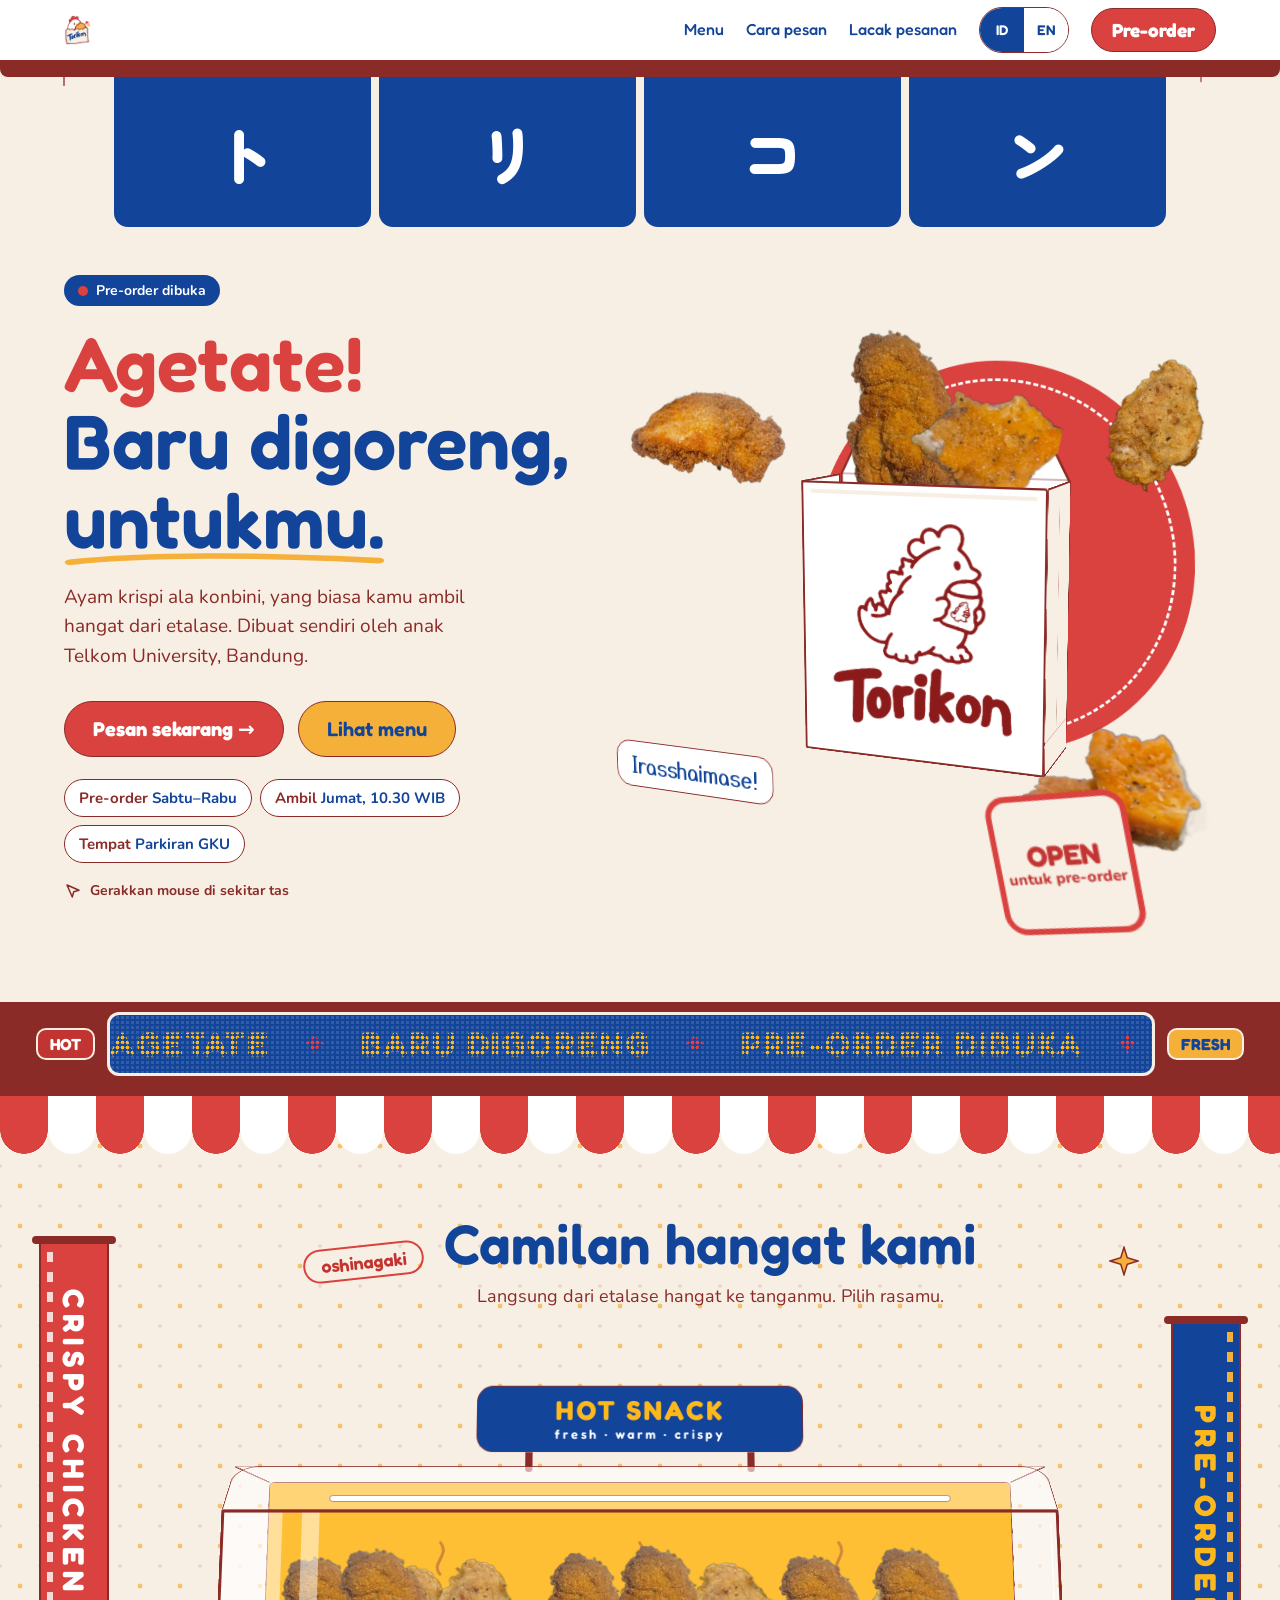
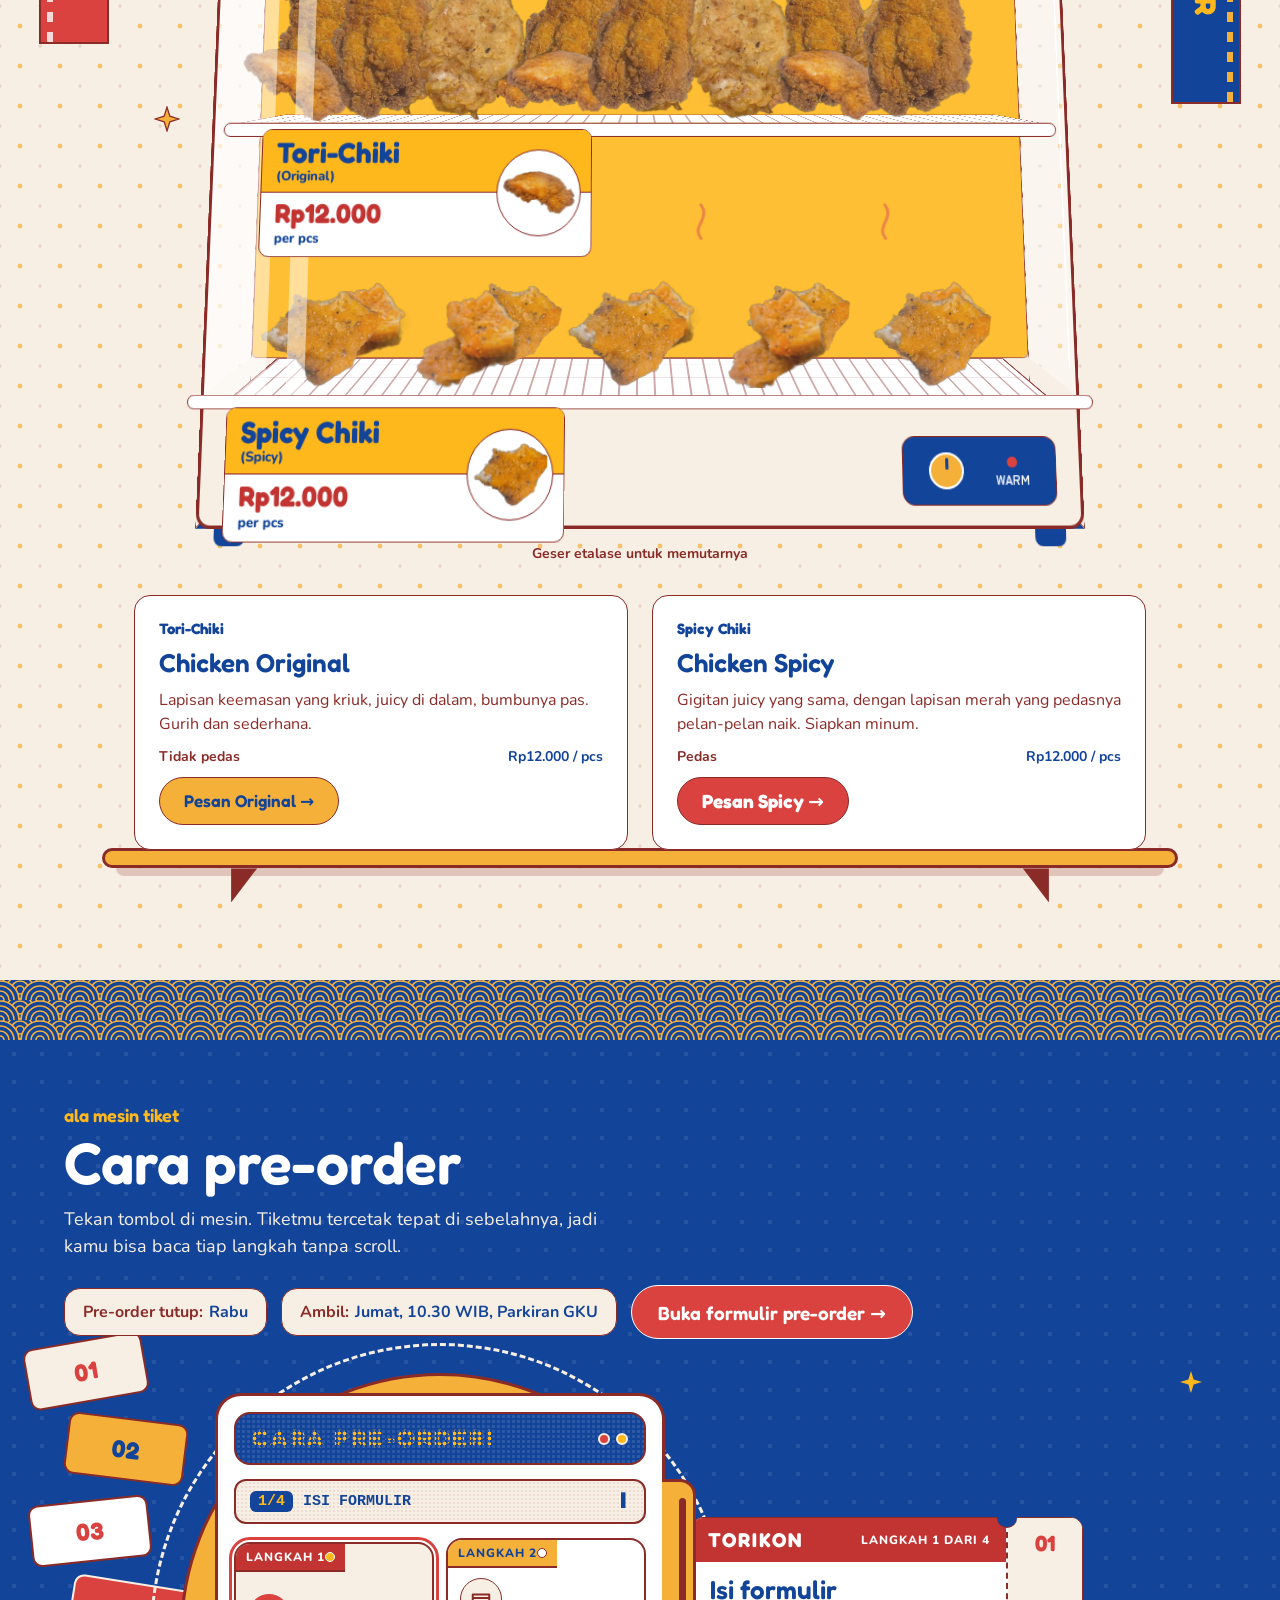
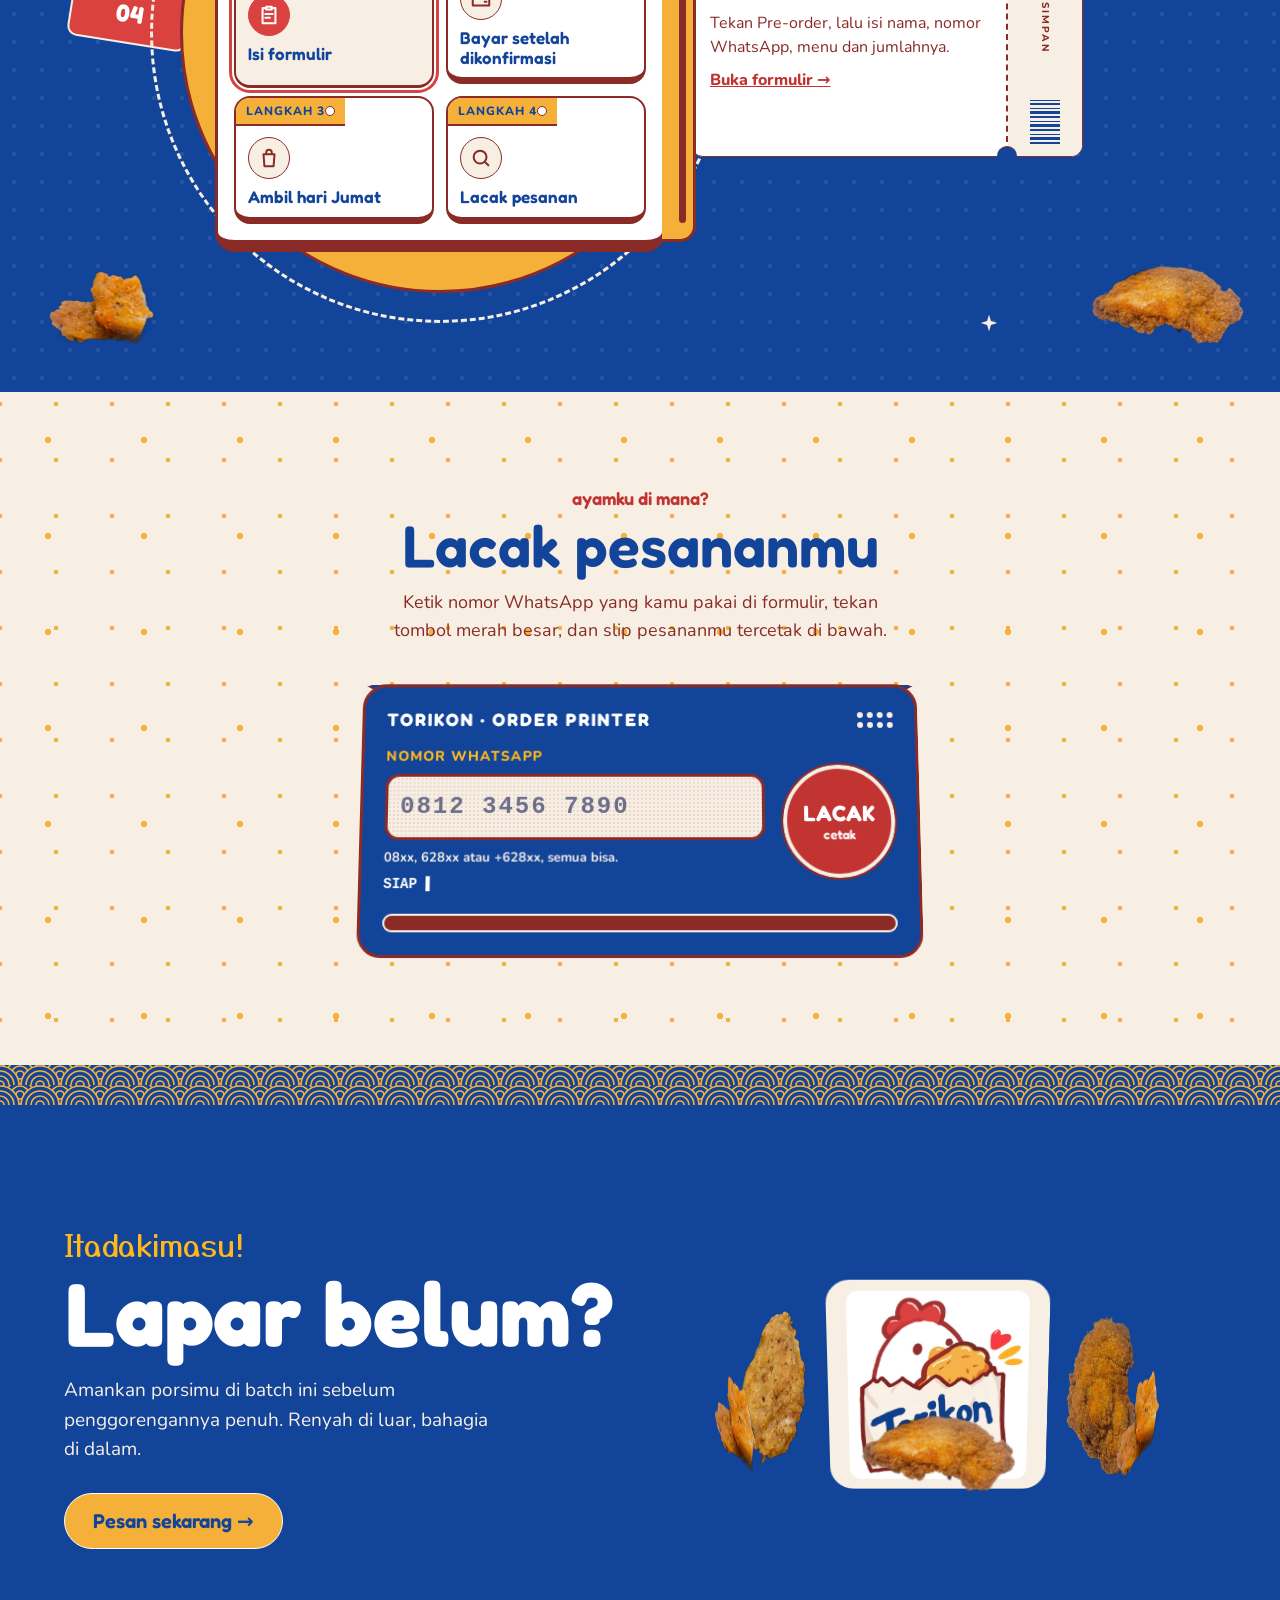
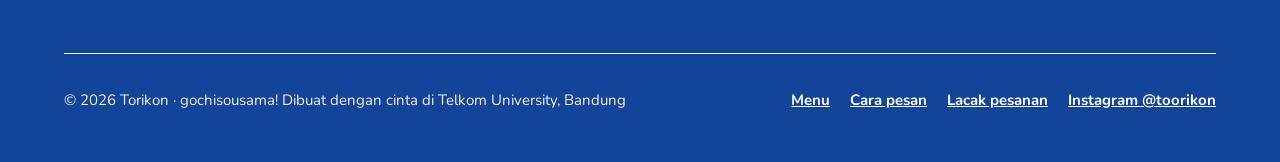
<file: index.html>
<!doctype html>
<html lang="id">
<head>
  <meta charset="utf-8">
  <meta name="viewport" content="width=device-width, initial-scale=1">
  <title>Torikon: ayam krispi ala konbini, pre-order Sabtu–Rabu</title>
  <meta name="description" content="Ayam goreng ala Famichiki buatan anak Telkom University, Bandung. Pre-order Sabtu sampai Rabu, ambil hari Jumat di Parkiran GKU.">
  <meta name="theme-color" content="#f8efe4">
  <link rel="icon" href="logo.png">
  <link rel="preconnect" href="https://fonts.googleapis.com">
  <link rel="preconnect" href="https://fonts.gstatic.com" crossorigin>
  <link rel="stylesheet" href="https://fonts.googleapis.com/css2?family=Fredoka:wght@400;500;600;700&family=Nunito:wght@400;600;700;800&family=Zen+Maru+Gothic:wght@900&family=Yusei+Magic&display=swap">
  <link rel="stylesheet" href="style.css">
</head>
<body>
<div class="jp">

<svg class="defs" aria-hidden="true" focusable="false">
  <defs>
    <pattern id="seigaiha" width="40" height="20" patternUnits="userSpaceOnUse">
      <g fill="#12449a" stroke="#f5b03a" stroke-width="1.6">
        <circle cx="0" cy="0" r="19"/><circle cx="0" cy="0" r="14"/><circle cx="0" cy="0" r="9"/><circle cx="0" cy="0" r="4"/>
        <circle cx="40" cy="0" r="19"/><circle cx="40" cy="0" r="14"/><circle cx="40" cy="0" r="9"/><circle cx="40" cy="0" r="4"/>
        <circle cx="20" cy="10" r="19"/><circle cx="20" cy="10" r="14"/><circle cx="20" cy="10" r="9"/><circle cx="20" cy="10" r="4"/>
        <circle cx="0" cy="20" r="19"/><circle cx="0" cy="20" r="14"/><circle cx="0" cy="20" r="9"/><circle cx="0" cy="20" r="4"/>
        <circle cx="40" cy="20" r="19"/><circle cx="40" cy="20" r="14"/><circle cx="40" cy="20" r="9"/><circle cx="40" cy="20" r="4"/>
      </g>
    </pattern>
  </defs>
  <symbol id="star" viewBox="0 0 24 24"><path d="M12 1 L14.6 9.4 L23 12 L14.6 14.6 L12 23 L9.4 14.6 L1 12 L9.4 9.4 Z"/></symbol>
  <symbol id="leaf" viewBox="0 0 32 32"><path d="M16 30 L16 18 C 8 19, 2 12, 3 4 C 9 7, 13 6, 15 10 L16 13 L17 10 C 19 6, 23 7, 29 4 C 30 12, 24 19, 16 18" fill="#f5b03a" stroke="#8a2b27" stroke-width="1.6" stroke-linejoin="round" stroke-linecap="round"/></symbol>
</svg>

<a class="skip" href="#main" data-i18n="skip">Langsung ke konten</a>

<!-- ================= NAV ================= -->
<header class="nav">
  <div class="nav__in">
    <a href="#top" class="jp-brand" data-i18n-label="homeLabel" aria-label="Torikon, ke atas halaman">
      <img src="assets/logo.png" width="94" height="30" alt="Torikon">
    </a>
    <nav class="nav__links" data-i18n-label="navLabel" aria-label="Navigasi utama">
      <a class="jp-link" href="#menu" data-i18n="navMenu">Menu</a>
      <a class="jp-link" href="#how" data-i18n="navHow">Cara pesan</a>
      <a class="jp-link" href="#track" data-i18n="navTrack">Lacak pesanan</a>
      <div class="lang" role="group" data-i18n-label="langLabel" aria-label="Bahasa">
        <button type="button" class="lang__btn" data-lang="id" aria-pressed="true"><span aria-hidden="true">ID</span><span class="sr" lang="id">Bahasa Indonesia</span></button>
        <button type="button" class="lang__btn" data-lang="en" aria-pressed="false"><span aria-hidden="true">EN</span><span class="sr" lang="en">English</span></button>
      </div>
      <a class="jp-btn jp-red btn btn--nav order-link" href="#how">Pre-order</a>
    </nav>
  </div>
</header>

<main id="main">

<!-- ================= HERO: noren + 3D bag ================= -->
<section id="top" class="hero" aria-labelledby="hero-title">
  <div class="noren" aria-hidden="true">
    <div class="noren__rod"></div>
    <div class="noren__row">
      <div class="jp-flap"><div class="jp-noren">ト</div></div>
      <div class="jp-flap"><div class="jp-noren" style="animation-delay:.25s">リ</div></div>
      <div class="jp-flap"><div class="jp-noren" style="animation-delay:.5s">コ</div></div>
      <div class="jp-flap"><div class="jp-noren" style="animation-delay:.75s">ン</div></div>
    </div>
  </div>

  <div class="leaves" aria-hidden="true">
    <svg class="jp-leaf" style="left:4%;width:26px;animation-delay:0s;animation-duration:9s"><use href="#leaf"/></svg>
    <svg class="jp-leaf" style="left:14%;width:20px;animation-delay:3s;animation-duration:11s"><use href="#leaf"/></svg>
    <svg class="jp-leaf" style="left:26%;width:30px;animation-delay:6s;animation-duration:10s"><use href="#leaf"/></svg>
    <svg class="jp-leaf" style="left:38%;width:18px;animation-delay:1.5s;animation-duration:12s"><use href="#leaf"/></svg>
    <svg class="jp-leaf" style="left:52%;width:24px;animation-delay:4.5s;animation-duration:9.5s"><use href="#leaf"/></svg>
    <svg class="jp-leaf" style="left:63%;width:28px;animation-delay:7.5s;animation-duration:10.5s"><use href="#leaf"/></svg>
    <svg class="jp-leaf" style="left:74%;width:20px;animation-delay:2.2s;animation-duration:11.5s"><use href="#leaf"/></svg>
    <svg class="jp-leaf" style="left:84%;width:26px;animation-delay:5.4s;animation-duration:9s"><use href="#leaf"/></svg>
    <svg class="jp-leaf" style="left:93%;width:22px;animation-delay:8.2s;animation-duration:12s"><use href="#leaf"/></svg>
    <svg class="jp-leaf" style="left:46%;width:16px;animation-delay:9.6s;animation-duration:10s"><use href="#leaf"/></svg>
  </div>

  <div class="hero__grid">
    <div class="hero__copy">
      <span class="pill-open jp-in" style="animation-delay:.25s"><span class="jp-pulse dot-red"></span><span data-i18n="openPill">Pre-order dibuka</span></span>
      <h1 id="hero-title" class="hero__title">
        <span class="jp-in" style="animation-delay:.35s"><span class="jp-squish hero__agetate">Agetate!</span></span><br>
        <span class="jp-in" style="animation-delay:.5s" data-i18n="heroL2">Baru digoreng,</span><br>
        <span class="jp-in hero__under" style="animation-delay:.65s"><span data-i18n="heroL3">untukmu.</span>
          <svg viewBox="0 0 200 20" preserveAspectRatio="none" aria-hidden="true"><path class="jp-draw" d="M4 14 C 50 4, 120 4, 196 12" fill="none" stroke="#f5b03a" stroke-width="7" stroke-linecap="round"/></svg>
        </span>
      </h1>
      <p class="hero__lede jp-in" style="animation-delay:.8s" data-i18n="heroLede">Ayam krispi ala konbini, yang biasa kamu ambil hangat dari etalase. Dibuat sendiri oleh anak Telkom University, Bandung.</p>
      <div class="hero__cta jp-in" style="animation-delay:.95s">
        <a class="jp-btn jp-red btn btn--xl order-link" href="#how" data-i18n="ctaPreorder">Pesan sekarang →</a>
        <a class="jp-btn jp-gold btn btn--xl btn--gold" href="#menu" data-i18n="ctaMenu">Lihat menu</a>
      </div>
      <!-- pre-order schedule: visible on the first screen -->
      <ul class="sched jp-in" style="animation-delay:1.05s">
        <li><span class="sched__k" data-i18n="schedOrder">Pre-order</span> <span data-i18n="schedOrderVal">Sabtu–Rabu</span></li>
        <li><span class="sched__k" data-i18n="schedPickup">Ambil</span> <span data-i18n="friday">Jumat</span>, <span class="js-pickup-time">[JAM PENGAMBILAN]</span></li>
        <li><span class="sched__k" data-i18n="schedPlace">Tempat</span> <span data-i18n="place">Parkiran GKU</span></li>
      </ul>
      <p class="hero__hint jp-in" style="animation-delay:1.1s">
        <svg width="18" height="18" viewBox="0 0 24 24" fill="none" stroke="#8a2b27" stroke-width="2" stroke-linecap="round" stroke-linejoin="round" aria-hidden="true"><path d="M4 4l7 16 2-7 7-2z"/></svg>
        <span data-i18n="heroHint">Gerakkan mouse di sekitar tas</span>
      </p>
    </div>

    <!-- 3D scene -->
    <div class="scene" aria-hidden="true">
      <div class="jp-bagbob scene__bob">
        <div class="jp-tilt scene__tilt" id="heroTilt">
          <div class="scene__disc"></div>
          <div class="scene__ring"><div class="jp-spin"></div></div>

          <img class="jp-floatz fp fp--1" src="assets/original-1.webp" alt="" draggable="false">
          <img class="jp-floatz fp fp--2" src="assets/spicy-1.webp" alt="" draggable="false">
          <img class="jp-floatz fp fp--3" src="assets/original-3.webp" alt="" draggable="false">
          <svg class="jp-twinkle tw tw--1" viewBox="0 0 60 60"><path d="M30 6 L30 20 M8 22 L19 29 M52 22 L41 29" stroke="#ffb81c" stroke-width="6" stroke-linecap="round"/></svg>
          <svg class="jp-twinkle tw tw--2" viewBox="0 0 24 24"><use href="#star" fill="#ffb81c" stroke="#8a2b27" stroke-width="1.5"/></svg>

          <!-- the bag: white paper sleeve (250 x 274 x 90) -->
          <div class="bag">
            <svg class="bag__back" viewBox="0 0 250 330">
              <path d="M30 2 L220 2 L248 56 L248 328 L2 328 L2 56 Z" fill="#ffffff" stroke="#8a2b27" stroke-width="2.5" stroke-linejoin="round"/>
              <path d="M2 56 L248 56 M70 2 L70 56 M110 2 L110 56" fill="none" stroke="#8a2b27" stroke-width="1.5" opacity=".45"/>
            </svg>
            <img class="bag__p1" src="assets/original-2.webp" alt="" draggable="false">
            <img class="bag__p2" src="assets/spicy-2.webp" alt="" draggable="false">
            <div class="bag__side bag__side--l"><i></i></div>
            <div class="bag__side bag__side--r"><i></i><b></b></div>
            <div class="bag__bottom"></div>
            <div class="bag__front"><img src="assets/bag-print.png" alt="" draggable="false"><span></span></div>
          </div>

          <div class="stamp-wrap"><div class="jp-stamp stamp"><b>OPEN</b><span data-i18n="stampSub">untuk pre-order</span></div></div>
          <div class="bubble-wrap"><div class="jp-in bubble" style="animation-delay:1.4s">Irasshaimase!</div></div>
        </div>
      </div>
    </div>
  </div>
</section>

<!-- ================= TICKER: LED sign board ================= -->
<div class="ticker" aria-hidden="true">
  <div class="ticker__in">
    <span class="jp-neon ticker__badge">HOT</span>
    <div class="ticker__board"><div class="jp-marquee jp-led ticker__text" id="ticker"></div></div>
    <span class="jp-neon ticker__badge ticker__badge--gold" style="animation-delay:-1.3s">FRESH</span>
  </div>
</div>

<!-- ================= MENU: konbini hot-snack warmer ================= -->
<section id="menu" class="menu jp-wall" aria-labelledby="menu-title">
  <div class="awning" aria-hidden="true"><div class="awning__bar"></div><div class="jp-awning awning__stripes"></div></div>
  <div class="jp-flags" aria-hidden="true">
    <div class="jp-nobori nobori nobori--l"><div class="nobori__pole"></div><div class="nobori__flag"><span>CRISPY CHICKEN</span><i></i></div></div>
    <div class="jp-nobori nobori nobori--r" style="animation-delay:-1.6s"><div class="nobori__pole"></div><div class="nobori__flag"><span>PRE-ORDER</span><i></i></div></div>
    <svg class="jp-twinkle flagstar flagstar--1"><use href="#star" fill="#f5b03a" stroke="#8a2b27" stroke-width="1.2"/></svg>
    <svg class="jp-twinkle flagstar flagstar--2" style="animation-delay:.9s"><use href="#star" fill="#f5b03a" stroke="#8a2b27" stroke-width="1.2"/></svg>
  </div>

  <div class="menu__in">
    <div class="jp-reveal menu__head">
      <div aria-hidden="true" class="oshinagaki">oshinagaki</div>
      <div>
        <h2 id="menu-title" data-i18n="menuTitle">Camilan hangat kami</h2>
        <p data-i18n="menuLede">Langsung dari etalase hangat ke tanganmu. Pilih rasamu.</p>
      </div>
    </div>

    <!-- the warmer (3D, drag to turn) -->
    <div class="jp-stage stage" id="stage">
      <div class="jp-turn warmer" id="warmer">
        <div aria-hidden="true" class="placard">
          <div class="placard__board"><span class="jp-neon">HOT SNACK</span><small>fresh · warm · crispy</small></div>
          <div class="placard__legs"><i></i><i></i></div>
        </div>
        <div aria-hidden="true" class="w-back"><div class="jp-glow"></div><i></i></div>
        <div aria-hidden="true" class="w-top"></div>
        <div aria-hidden="true" class="w-side w-side--l"></div>
        <div aria-hidden="true" class="w-side w-side--r"><i></i></div>
        <div aria-hidden="true" class="w-base-bottom"></div>

        <div class="w-glass">
          <div aria-hidden="true" class="w-bevel"></div>
          <div aria-hidden="true" class="w-pane"><div class="jp-glare g1"></div><div class="jp-glare g2"></div></div>

          <!-- shelf 1: Original -->
          <div class="shelf shelf--1">
            <div aria-hidden="true" class="shelf__floor"></div>
            <div class="row row--back" id="origBack"></div>
            <svg class="jp-steam steam" aria-hidden="true" viewBox="0 0 600 40" preserveAspectRatio="none" fill="none" stroke="#8a2b27" stroke-width="3" stroke-linecap="round" opacity=".45"><path d="M100 38 C 90 26, 110 18, 100 4"/><path d="M300 38 C 290 26, 310 18, 300 4"/><path d="M500 38 C 490 26, 510 18, 500 4"/></svg>
            <div class="row row--front" id="origFront"></div>
          </div>
          <div class="lip">
            <div aria-hidden="true" class="lip__bar"></div>
            <div class="tagwrap">
              <div class="jp-tag tag">
                <div class="tag__head"><div class="tag__name">Tori-Chiki</div><div class="tag__sub">(Original)</div></div>
                <div class="tag__body"><span class="tag__price">Rp12.000</span><span class="tag__per">per pcs</span></div>
                <div aria-hidden="true" class="tag__img"><img src="assets/original-1.webp" alt="" draggable="false"></div>
              </div>
            </div>
          </div>

          <!-- shelf 2: Spicy -->
          <div class="shelf shelf--2">
            <div aria-hidden="true" class="shelf__floor"></div>
            <div class="row row--back row--spread" id="spicyBack"></div>
            <svg class="jp-steam steam steam--2" aria-hidden="true" viewBox="0 0 600 40" preserveAspectRatio="none" fill="none" stroke="#d9423f" stroke-width="3" stroke-linecap="round" opacity=".55"><path d="M160 38 C 150 26, 170 18, 160 4"/><path d="M360 38 C 350 26, 370 18, 360 4"/><path d="M540 38 C 530 26, 550 18, 540 4"/></svg>
            <div class="row row--front row--spread" id="spicyFront"></div>
          </div>
        </div>

        <div class="w-base">
          <div aria-hidden="true" class="lip__bar lip__bar--base"></div>
          <div class="tagwrap tagwrap--base">
            <div class="jp-tag tag" style="animation-delay:-1.4s">
              <div class="tag__head"><div class="tag__name">Spicy Chiki</div><div class="tag__sub">(Spicy)</div></div>
              <div class="tag__body"><span class="tag__price">Rp12.000</span><span class="tag__per">per pcs</span></div>
              <div aria-hidden="true" class="tag__img"><img src="assets/spicy-2.webp" alt="" draggable="false"></div>
            </div>
          </div>
          <div aria-hidden="true" class="panel"><span class="jp-spin knob"><i></i></span><span class="panel__warm"><span class="jp-pulse dot-red"></span>WARM</span></div>
        </div>
        <div aria-hidden="true" class="foot foot--fl"></div>
        <div aria-hidden="true" class="foot foot--fr"></div>
        <div aria-hidden="true" class="foot foot--bl"></div>
        <div aria-hidden="true" class="foot foot--br"></div>
      </div>
    </div>
    <p class="stage__hint" data-i18n="dragHint">Geser etalase untuk memutarnya</p>

    <!-- details under the case -->
    <div class="cards">
      <article class="jp-reveal card" aria-labelledby="orig-name">
        <span class="card__nick">Tori-Chiki</span>
        <h3 id="orig-name" class="card__name">Chicken Original</h3>
        <p data-i18n="origDesc">Lapisan keemasan yang kriuk, juicy di dalam, bumbunya pas. Gurih dan sederhana.</p>
        <p class="card__meta"><span data-i18n="tagMild">Tidak pedas</span><span class="card__price">Rp12.000 / pcs</span></p>
        <a class="jp-btn jp-gold btn btn--card btn--gold order-link" href="#how" data-i18n="orderOrig">Pesan Original →</a>
      </article>
      <article class="jp-reveal card" aria-labelledby="spicy-name">
        <span class="card__nick">Spicy Chiki</span>
        <h3 id="spicy-name" class="card__name">Chicken Spicy</h3>
        <p data-i18n="spicyDesc">Gigitan juicy yang sama, dengan lapisan merah yang pedasnya pelan-pelan naik. Siapkan minum.</p>
        <p class="card__meta"><span data-i18n="tagHot">Pedas</span><span class="card__price">Rp12.000 / pcs</span></p>
        <a class="jp-btn jp-red btn btn--card order-link" href="#how" data-i18n="orderSpicy">Pesan Spicy →</a>
      </article>
    </div>
    <div aria-hidden="true" class="goldshelf"><div></div><div></div><i></i><i></i></div>
  </div>
</section>

<!-- ================= HOW TO PRE-ORDER: ticket machine (v6) ================= -->
<section id="how" class="tkh" aria-labelledby="tkh-title">
  <!-- seigaiha wave band -->
  <svg class="tkh-wave" aria-hidden="true">
    <defs>
      <pattern id="tkh-seigaiha" width="40" height="20" patternUnits="userSpaceOnUse">
        <g fill="#12449a" stroke="#f5b03a" stroke-width="1.6">
          <circle cx="0" cy="0" r="19"/><circle cx="0" cy="0" r="14"/><circle cx="0" cy="0" r="9"/><circle cx="0" cy="0" r="4"/>
          <circle cx="40" cy="0" r="19"/><circle cx="40" cy="0" r="14"/><circle cx="40" cy="0" r="9"/><circle cx="40" cy="0" r="4"/>
          <circle cx="20" cy="10" r="19"/><circle cx="20" cy="10" r="14"/><circle cx="20" cy="10" r="9"/><circle cx="20" cy="10" r="4"/>
          <circle cx="0" cy="20" r="19"/><circle cx="0" cy="20" r="14"/><circle cx="0" cy="20" r="9"/><circle cx="0" cy="20" r="4"/>
          <circle cx="40" cy="20" r="19"/><circle cx="40" cy="20" r="14"/><circle cx="40" cy="20" r="9"/><circle cx="40" cy="20" r="4"/>
        </g>
      </pattern>
    </defs>
    <rect width="100%" height="60" fill="url(#tkh-seigaiha)"/>
  </svg>

  <!-- background decoration -->
  <div class="tkh-dots" aria-hidden="true"></div>
  <div class="tkh-deco" aria-hidden="true">
    <div class="tkh-stack"><span class="s1">01</span><span class="s2">02</span><span class="s3">03</span><span class="s4">04</span></div>
    <img class="tkh-piece" src="assets/chicken-original.webp" alt="" style="right: 3%; bottom: 36px; width: 150px; transform: rotate(-12deg); animation-delay: -.6s">
    <img class="tkh-piece" src="assets/chicken-spicy.webp" alt="" style="left: 4%; bottom: 40px; width: 110px; transform: rotate(16deg); animation-delay: -1.8s">
    <svg class="tkh-star" viewBox="0 0 24 24" style="left: 13%; top: 250px; width: 26px"><path d="M12 1 L14.6 9.4 L23 12 L14.6 14.6 L12 23 L9.4 14.6 L1 12 L9.4 9.4 Z" fill="#ffb81c"/></svg>
    <svg class="tkh-star" viewBox="0 0 24 24" style="right: 6%; top: 330px; width: 24px; animation-delay: .8s"><path d="M12 1 L14.6 9.4 L23 12 L14.6 14.6 L12 23 L9.4 14.6 L1 12 L9.4 9.4 Z" fill="#ffb81c"/></svg>
    <svg class="tkh-star" viewBox="0 0 24 24" style="right: 22%; bottom: 60px; width: 18px; animation-delay: 1.4s"><path d="M12 1 L14.6 9.4 L23 12 L14.6 14.6 L12 23 L9.4 14.6 L1 12 L9.4 9.4 Z" fill="#f8efe4"/></svg>
  </div>

  <div class="tkh-wrap">
    <!-- heading row -->
    <div class="tkh-head">
      <div>
        <span class="tkh-eyebrow" data-i18n="howKicker">ala mesin tiket</span>
        <h2 id="tkh-title" class="tkh-title" data-i18n="howTitle">Cara pre-order</h2>
        <p class="tkh-lede" data-i18n="howLede">Tekan tombol di mesin. Tiketmu tercetak tepat di sebelahnya, jadi kamu bisa baca tiap langkah tanpa scroll.</p>
      </div>
      <div class="tkh-actions">
        <div class="tkh-closes"><span data-i18n="closesLabel">Pre-order tutup:</span> <b data-i18n="closesVal">Rabu</b></div>
        <div class="tkh-closes"><span data-i18n="pickupLabel">Ambil:</span> <b><span data-i18n="friday">Jumat</span>, <span class="js-pickup-time">[JAM PENGAMBILAN]</span>, <span data-i18n="place">Parkiran GKU</span></b></div>
        <a class="tkh-cta order-link" data-preorder href="#how" data-i18n="openForm">Buka formulir pre-order →</a>
      </div>
    </div>

    <!-- machine + side ticket -->
    <div class="tkh-stage">
      <div class="tkh-col">
        <div class="tkh-disc" aria-hidden="true"></div>
        <div class="tkh-ring" aria-hidden="true"><div></div></div>

        <div class="tkh-machine">
          <div class="tkh-front">
            <div class="tkh-sign" aria-hidden="true">
              <span class="tkh-led" data-i18n="ledHow">CARA PRE-ORDER!</span>
              <span class="tkh-lamps"><i></i><i></i></span>
            </div>

            <div class="tkh-screen" aria-hidden="true">
              <span class="tkh-screen-num" data-screen-num>1/4</span>
              <span class="tkh-screen-title" data-screen-title>Isi formulir</span>
              <span class="tkh-cursor">▌</span>
            </div>

            <!-- keys are filled in by script.js (from the steps in I18N) -->
            <div class="tkh-keys" role="group" data-i18n-label="keysLabel" aria-label="Langkah cara pre-order" data-keys></div>
          </div>

          <div class="tkh-dispenser" aria-hidden="true"></div>
          <div class="tkh-out" aria-live="polite" data-out></div>
        </div>
      </div>
    </div>
  </div>
</section>
<!-- ================= TRACKER: receipt printer ================= -->
<section id="track" class="track jp-crumbs" aria-labelledby="track-title">
  <div class="track__in">
    <div class="jp-reveal track__head">
      <span class="kicker kicker--red" data-i18n="trackKicker">ayamku di mana?</span>
      <h2 id="track-title" data-i18n="trackTitle">Lacak pesananmu</h2>
      <p data-i18n="trackLede">Ketik nomor WhatsApp yang kamu pakai di formulir, tekan tombol merah besar, dan slip pesananmu tercetak di bawah.</p>
    </div>

    <div class="jp-reveal printer-area">
      <div class="printer">
        <div aria-hidden="true" class="printer__top"><i></i></div>
        <div class="printer__body">
          <div class="printer__title"><span>TORIKON · ORDER PRINTER</span><span aria-hidden="true" class="printer__dots"><i></i><i></i><i></i><i></i><i></i><i></i><i></i><i></i></span></div>
          <form id="trackForm" class="printer__form" novalidate>
            <div class="printer__field">
              <label for="phone" data-i18n="phoneLabel">NOMOR WHATSAPP</label>
              <div class="phonebox">
                <input id="phone" class="jp-input" type="tel" inputmode="tel" autocomplete="tel" placeholder="0812 3456 7890" aria-describedby="phoneHint printerStatus">
              </div>
              <p id="phoneHint" class="printer__hint" data-i18n="phoneHint">08xx, 628xx atau +628xx, semua bisa.</p>
              <div class="printer__status" id="printerStatus" aria-live="polite"><span class="jp-neon" data-i18n="ready">SIAP ▌</span></div>
              <button type="button" id="fill" class="demo-btn" hidden data-i18n="demoBtn">Belum pesan? Coba nomor demo</button>
            </div>
            <button type="submit" class="jp-print print-btn"><span data-i18n="trackBtn">LACAK</span><small data-i18n="trackBtnSub">cetak</small></button>
          </form>
          <div aria-hidden="true" class="printer__slot"></div>
        </div>
      </div>
      <div id="out" aria-live="polite"></div>
    </div>
  </div>
</section>

</main>

<!-- ================= FOOTER: chicken orbit ================= -->
<footer class="site-foot">
  <svg class="jp-wave seigaiha" aria-hidden="true" width="100%" height="40"><rect width="100%" height="40" fill="url(#seigaiha)"/></svg>
  <div class="site-foot__in">
    <div class="jp-reveal site-foot__grid">
      <div>
        <span class="itadaki">Itadakimasu!</span>
        <h2 class="hungry" id="hungry" data-i18n-label="hungry" aria-label="Lapar belum?"></h2>
        <p class="site-foot__lede" data-i18n="footLede">Amankan porsimu di batch ini sebelum penggorengannya penuh. Renyah di luar, bahagia di dalam.</p>
        <a class="jp-btn jp-gold btn btn--xl btn--gold btn--onblue order-link" href="#how" data-i18n="ctaPreorder">Pesan sekarang →</a>
      </div>
      <div aria-hidden="true" class="orbit-stage">
        <div class="orbit-center">
          <div class="orbit-logo"><img src="assets/logo-footer.png" alt="" draggable="false"></div>
          <div class="jp-orbit orbit">
            <img src="assets/original-1.webp" alt="" draggable="false" style="transform:rotateY(0deg) translateZ(210px) rotate(-10deg)">
            <img src="assets/spicy-1.webp" alt="" draggable="false" style="transform:rotateY(60deg) translateZ(210px) rotate(10deg)">
            <img src="assets/original-2.webp" alt="" draggable="false" style="transform:rotateY(120deg) translateZ(210px) rotate(-10deg)">
            <img src="assets/spicy-2.webp" alt="" draggable="false" style="transform:rotateY(180deg) translateZ(210px) rotate(10deg)">
            <img src="assets/original-3.webp" alt="" draggable="false" style="transform:rotateY(240deg) translateZ(210px) rotate(-10deg)">
            <img src="assets/spicy-1.webp" alt="" draggable="false" style="transform:rotateY(300deg) translateZ(210px) rotate(10deg)">
          </div>
        </div>
      </div>
    </div>
    <div class="site-foot__bar">
      <span>© 2026 Torikon · gochisousama! <span data-i18n="madeWith">Dibuat dengan cinta di Telkom University, Bandung</span></span>
      <span class="site-foot__links">
        <a href="#menu" data-i18n="navMenu">Menu</a>
        <a href="#how" data-i18n="navHow">Cara pesan</a>
        <a href="#track" data-i18n="navTrack">Lacak pesanan</a>
        <a id="igLink" href="#" target="_blank" rel="noopener">Instagram @toorikon<span class="sr" data-i18n="newTabSr"> (tab baru)</span></a>
      </span>
    </div>
  </div>
</footer>

</div>
<script src="script.js"></script>
</body>
</html>
</file>
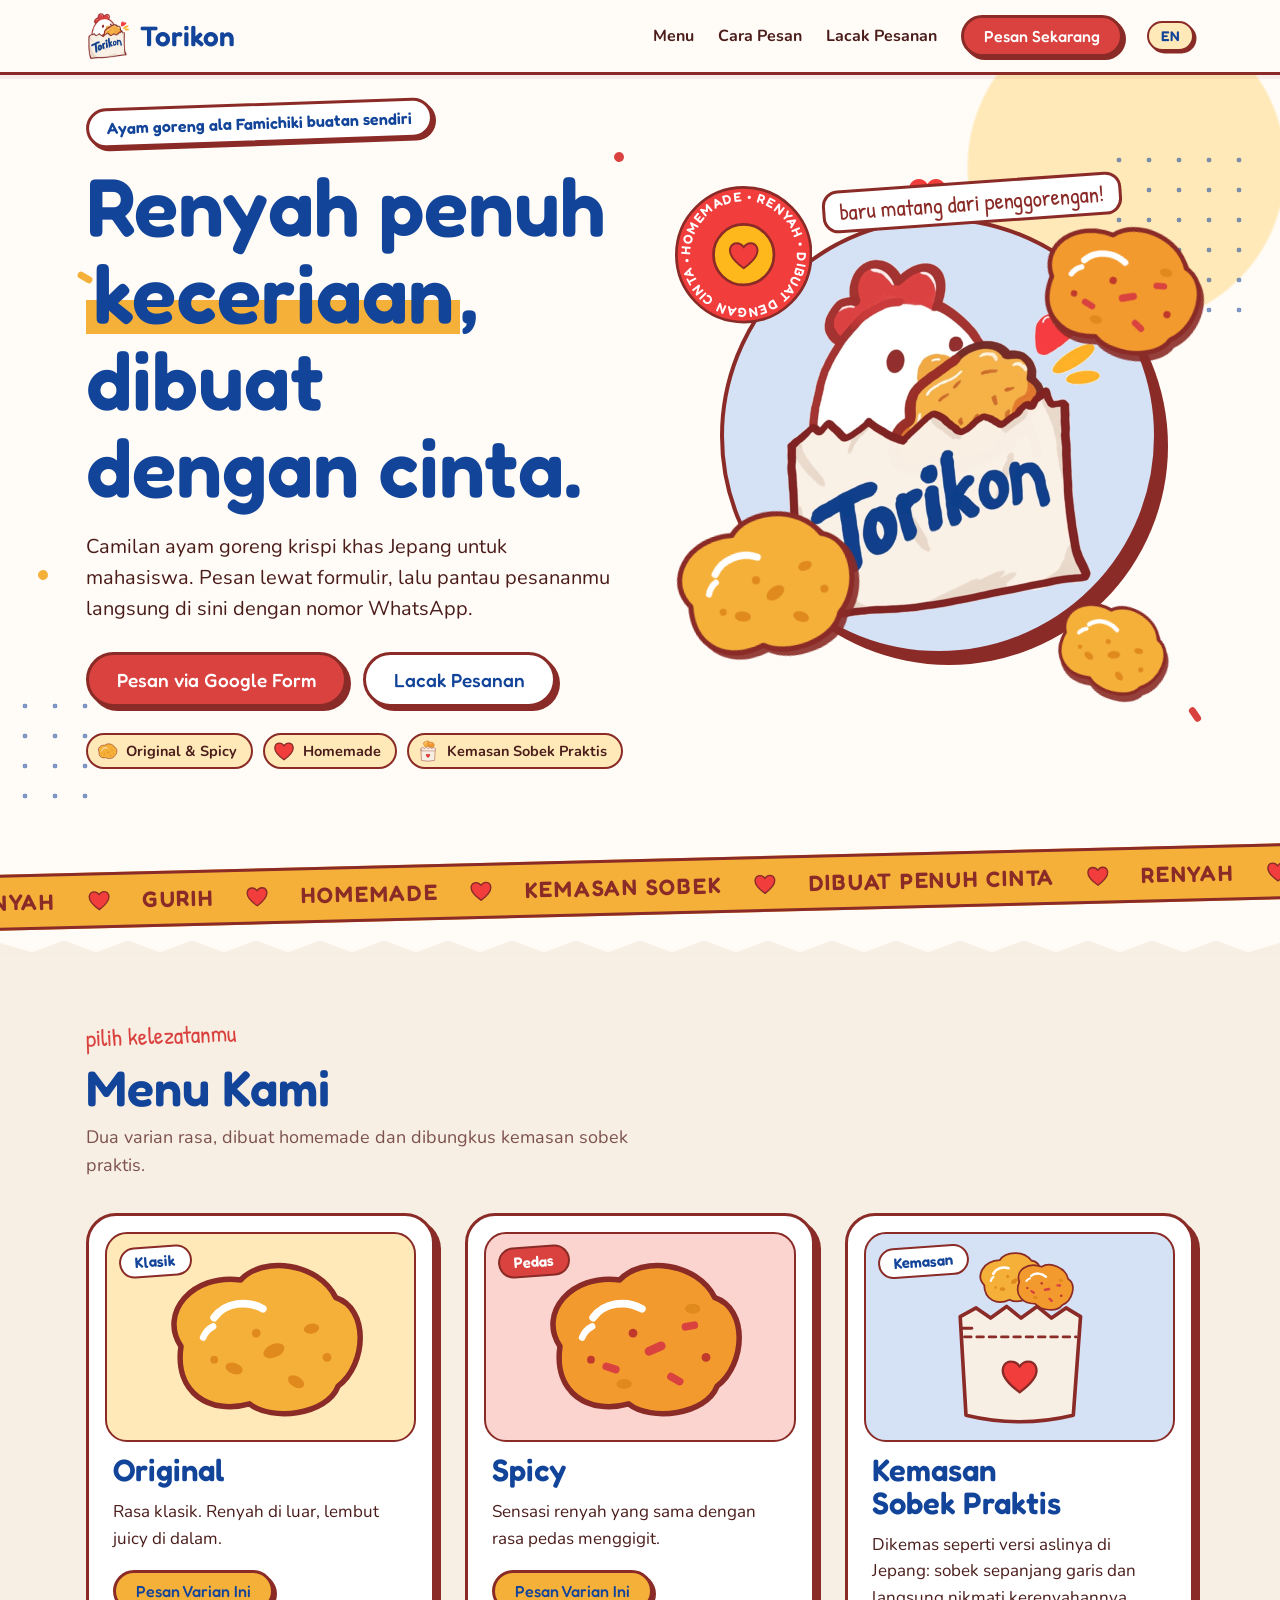
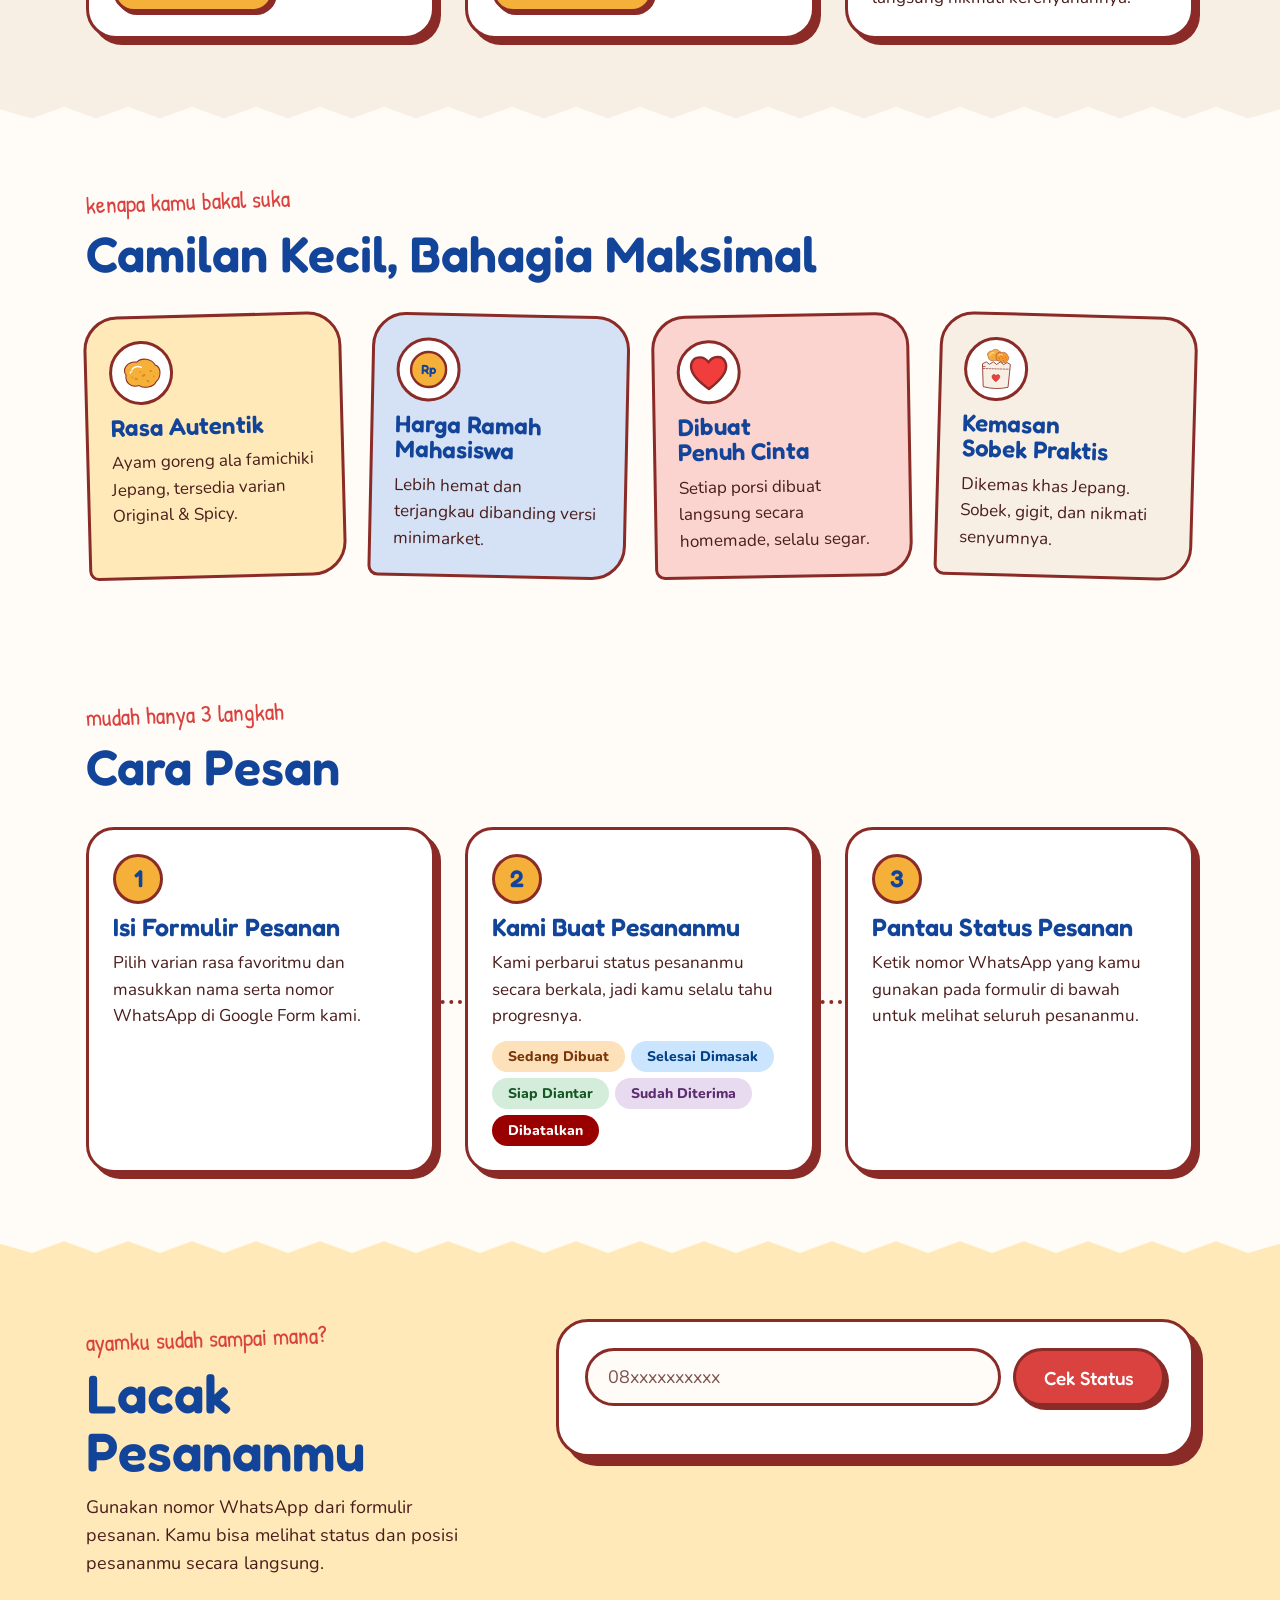
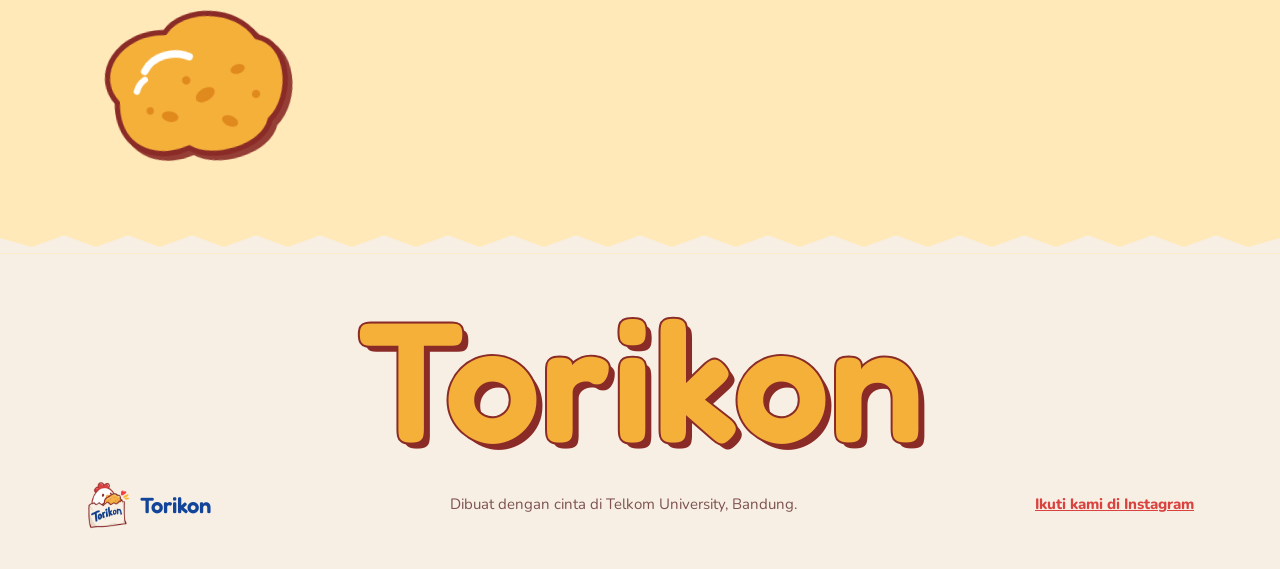
<file: old/index.html>
<!DOCTYPE html>
<html lang="id">
<head>
<meta charset="utf-8">
<meta name="viewport" content="width=device-width, initial-scale=1, viewport-fit=cover">
<title>Torikon - Ayam Goreng Krispi Ala Famichiki</title>
<link rel="icon" type="image/png" href="logo.png">
<link rel="preconnect" href="https://fonts.googleapis.com">
<link rel="preconnect" href="https://fonts.gstatic.com" crossorigin>
<link href="https://fonts.googleapis.com/css2?family=Fredoka:wght@500;600&family=Nunito:wght@400;600;700;800&family=Patrick+Hand&display=swap" rel="stylesheet">
<link rel="stylesheet" href="style.css">
</head>
<body>
<svg width="0" height="0" style="position:absolute" aria-hidden="true" focusable="false">
  <defs>
    <symbol id="nugget" viewBox="0 0 200 160">
      <path d="M28 88C8 58 38 22 82 28C102 6 152 12 168 44C198 54 196 104 170 124C160 150 110 156 90 140C54 150 22 130 28 88Z" fill="#F5B03A" stroke="#8A2B27" stroke-width="5" stroke-linejoin="round"/>
      <path d="M58 62c10-14 30-16 44-8" stroke="#fff" stroke-width="7" stroke-linecap="round" fill="none"/>
      <path d="M48 80c2-5 5-8 9-10" stroke="#fff" stroke-width="6" stroke-linecap="round" fill="none"/>
      <ellipse cx="112" cy="92" rx="10" ry="6" fill="#E08A1E" transform="rotate(-24 112 92)"/>
      <ellipse cx="76" cy="108" rx="8" ry="5" fill="#E08A1E" transform="rotate(18 76 108)"/>
      <ellipse cx="146" cy="72" rx="7" ry="4.5" fill="#E08A1E" transform="rotate(-10 146 72)"/>
      <ellipse cx="132" cy="120" rx="8" ry="5" fill="#E08A1E" transform="rotate(30 132 120)"/>
      <circle cx="96" cy="76" r="4" fill="#E08A1E"/><circle cx="160" cy="98" r="4" fill="#E08A1E"/><circle cx="58" cy="100" r="3.5" fill="#E08A1E"/>
    </symbol>
    <symbol id="nuggetHot" viewBox="0 0 200 160">
      <path d="M28 88C8 58 38 22 82 28C102 6 152 12 168 44C198 54 196 104 170 124C160 150 110 156 90 140C54 150 22 130 28 88Z" fill="#F29A2E" stroke="#8A2B27" stroke-width="5" stroke-linejoin="round"/>
      <path d="M58 62c10-14 30-16 44-8" stroke="#fff" stroke-width="7" stroke-linecap="round" fill="none"/>
      <path d="M48 80c2-5 5-8 9-10" stroke="#fff" stroke-width="6" stroke-linecap="round" fill="none"/>
      <rect x="104" y="86" width="20" height="8" rx="4" fill="#D9423F" transform="rotate(-24 114 90)"/>
      <rect x="66" y="104" width="16" height="7" rx="3.5" fill="#D9423F" transform="rotate(18 74 108)"/>
      <rect x="138" y="66" width="15" height="7" rx="3.5" fill="#D9423F" transform="rotate(-10 146 70)"/>
      <rect x="124" y="114" width="16" height="7" rx="3.5" fill="#D9423F" transform="rotate(30 132 118)"/>
      <circle cx="94" cy="76" r="4" fill="#C0392B"/><circle cx="160" cy="98" r="4" fill="#C0392B"/><circle cx="56" cy="100" r="3.5" fill="#C0392B"/>
      <ellipse cx="86" cy="122" rx="7" ry="4.5" fill="#E08A1E"/><ellipse cx="148" cy="54" rx="7" ry="4.5" fill="#E08A1E"/>
    </symbol>
    <symbol id="spark" viewBox="0 0 140 90">
      <path d="M46 18c8-14 30-6 24 12-3 10-14 18-24 24-10-6-21-14-24-24-6-18 16-26 24-12z" fill="#F23D3D"/>
      <rect x="88" y="24" width="44" height="13" rx="6.5" fill="#FFB81C" transform="rotate(-18 110 30)"/>
      <rect x="92" y="50" width="32" height="12" rx="6" fill="#FFB81C"/>
    </symbol>
    <symbol id="heart" viewBox="0 0 60 56">
      <path d="M30 52C8 36 2 24 6 14 10 4 24 4 30 14 36 4 50 4 54 14 58 24 52 36 30 52z" fill="#F23D3D" stroke="#8A2B27" stroke-width="3.5" stroke-linejoin="round"/>
    </symbol>
    <symbol id="pack" viewBox="0 0 220 250">
      <g transform="translate(46 4) rotate(-10 40 40)"><use href="#nugget" width="100" height="80"/></g>
      <g transform="translate(96 14) rotate(14 40 40)"><use href="#nuggetHot" width="92" height="74"/></g>
      <path d="M28 96L50 84L70 98L92 82L112 98L134 82L154 98L174 84L194 96L184 232Q110 250 36 232Z" fill="#F8EFE4" stroke="#8A2B27" stroke-width="5" stroke-linejoin="round"/>
      <path d="M34 124H188" stroke="#8A2B27" stroke-width="4" stroke-dasharray="9 8" stroke-linecap="round"/>
      <use href="#heart" x="82" y="152" width="56" height="52"/>
      <path d="M44 112l-14 0" stroke="#8A2B27" stroke-width="4" stroke-linecap="round"/>
    </symbol>
  </defs>
</svg>

<header class="site-header">
  <div class="wrap nav">
    <a class="brand" href="#top" aria-label="Torikon home"><img src="logo.png" alt="">Torikon</a>
    <nav class="links" aria-label="Main">
      <a class="t hide-s" href="#menu" data-i18n="navMenu">Menu</a>
      <a class="t hide-s" href="#how" data-i18n="navHow">Cara Pesan</a>
      <a class="t" href="#track" data-i18n="navTrack">Lacak Pesanan</a>
      <a class="btn btn-red btn-sm order-link" href="#order" data-i18n="navOrder">Pesan Sekarang</a>
      <button class="lang-btn" id="langToggle" type="button" aria-label="Ganti ke Bahasa Inggris">EN</button>
    </nav>
  </div>
</header>

<main id="top">
  <div class="hero-bg">
    <span class="dots a" aria-hidden="true"></span><span class="dots b" aria-hidden="true"></span>
    <i class="cr" style="left:6%;top:26%;--r:30deg" aria-hidden="true"></i>
    <i class="cr red dot" style="left:48%;top:10%;--d:.8s" aria-hidden="true"></i>
    <i class="cr" style="left:44%;bottom:12%;--r:-40deg;--d:1.4s" aria-hidden="true"></i>
    <i class="cr red" style="right:6%;bottom:16%;--r:55deg;--d:.4s" aria-hidden="true"></i>
    <i class="cr dot" style="left:3%;bottom:34%;--d:2s" aria-hidden="true"></i>
    <div class="wrap hero">
      <div>
        <span class="pill" data-i18n="heroPill">Ayam goreng ala Famichiki buatan sendiri</span>
        <h1 data-i18n="heroH1">Renyah penuh <mark>keceriaan</mark>, dibuat dengan cinta.</h1>
        <p class="lead" data-i18n="heroLead">Camilan ayam goreng krispi khas Jepang untuk mahasiswa. Pesan lewat formulir, lalu pantau pesananmu langsung di sini dengan nomor WhatsApp.</p>
        <div class="cta">
          <a class="btn btn-red order-link" href="#order" data-i18n="heroCtaOrder">Pesan via Google Form</a>
          <a class="btn btn-white" href="#track" data-i18n="heroCtaTrack">Lacak Pesanan</a>
        </div>
        <div class="chips">
          <span class="chip"><svg viewBox="0 0 200 160"><use href="#nugget"/></svg><span data-i18n="chip1">Original &amp; Spicy</span></span>
          <span class="chip"><svg viewBox="0 0 60 56"><use href="#heart"/></svg><span data-i18n="chip2">Homemade</span></span>
          <span class="chip"><svg viewBox="0 0 220 250"><use href="#pack"/></svg><span data-i18n="chip3">Kemasan Sobek Praktis</span></span>
        </div>
      </div>
      <div class="art">
        <div class="disc" id="disc"><img src="logo.png" alt="Torikon logo: a white hen peeking out of a paper bag with a golden nugget"></div>
        <svg class="ng n1" viewBox="0 0 200 160" aria-hidden="true"><use href="#nuggetHot"/></svg>
        <svg class="ng n2" viewBox="0 0 200 160" aria-hidden="true"><use href="#nugget"/></svg>
        <svg class="ng n3" viewBox="0 0 200 160" aria-hidden="true"><use href="#nugget"/></svg>
        <svg class="spark" viewBox="0 0 140 90" aria-hidden="true"><use href="#spark"/></svg>
        <div class="note" data-i18n="artNote">baru matang dari penggorengan!</div>
        <div class="badge" aria-hidden="true">
          <svg viewBox="0 0 200 200"><defs><path id="circ" d="M100 100 m-78 0 a78 78 0 1 1 156 0 a78 78 0 1 1 -156 0"/></defs>
            <circle cx="100" cy="100" r="98" fill="#F23D3D" stroke="#8A2B27" stroke-width="4"/>
            <text font-family="Fredoka, sans-serif" font-weight="600" font-size="19" fill="#fff"><textPath id="sealText" href="#circ" textLength="484" lengthAdjust="spacing">HOMEMADE • RENYAH • DIBUAT DENGAN CINTA • </textPath></text>
            <circle cx="100" cy="100" r="44" fill="#FFB81C" stroke="#8A2B27" stroke-width="4"/>
            <use href="#heart" x="76" y="78" width="48" height="45"/></svg>
        </div>
      </div>
    </div>
  </div>

  <div class="marq" aria-hidden="true"><div class="strip"><div class="mt">
    <div class="grp"><span data-i18n="marq1">Renyah</span><svg viewBox="0 0 60 56"><use href="#heart"/></svg><span data-i18n="marq2">Gurih</span><svg viewBox="0 0 60 56"><use href="#heart"/></svg><span data-i18n="marq3">Homemade</span><svg viewBox="0 0 60 56"><use href="#heart"/></svg><span data-i18n="marq4">Kemasan Sobek</span><svg viewBox="0 0 60 56"><use href="#heart"/></svg><span data-i18n="marq5">Dibuat Penuh Cinta</span><svg viewBox="0 0 60 56"><use href="#heart"/></svg></div>
    <div class="grp"><span data-i18n="marq1">Renyah</span><svg viewBox="0 0 60 56"><use href="#heart"/></svg><span data-i18n="marq2">Gurih</span><svg viewBox="0 0 60 56"><use href="#heart"/></svg><span data-i18n="marq3">Homemade</span><svg viewBox="0 0 60 56"><use href="#heart"/></svg><span data-i18n="marq4">Kemasan Sobek</span><svg viewBox="0 0 60 56"><use href="#heart"/></svg><span data-i18n="marq5">Dibuat Penuh Cinta</span><svg viewBox="0 0 60 56"><use href="#heart"/></svg></div>
  </div></div></div>

  <div class="edge" style="background:var(--paper)"><div class="zig" style="background:var(--cream)"></div></div>
  <div class="menu-band">
    <section id="menu" class="wrap">
      <div class="sec-head"><span class="tagline" data-i18n="menuTagline">pilih kelezatanmu</span><h2 data-i18n="menuTitle">Menu Kami</h2><p data-i18n="menuLead">Dua varian rasa, dibuat homemade dan dibungkus kemasan sobek praktis.</p></div>
      <div class="menu" id="menuGrid"></div>
    </section>
  </div>
  <div class="edge" style="background:var(--cream)"><div class="zig" style="background:var(--paper)"></div></div>

  <section class="wrap">
    <div class="sec-head"><span class="tagline" data-i18n="whyTagline">kenapa kamu bakal suka</span><h2 data-i18n="whyTitle">Camilan Kecil, Bahagia Maksimal</h2></div>
    <div class="why">
      <div class="b" style="--c:var(--butter);--t:-1.5deg"><div class="ic"><svg viewBox="0 0 200 160"><use href="#nugget"/></svg></div><h3 data-i18n="why1Title">Rasa Autentik</h3><p data-i18n="why1Desc">Ayam goreng ala famichiki Jepang, tersedia varian Original &amp; Spicy.</p></div>
      <div class="b" style="--c:var(--sky);--t:1.2deg"><div class="ic"><svg viewBox="0 0 60 60"><circle cx="30" cy="30" r="25" fill="#F5B03A" stroke="#8A2B27" stroke-width="3.5"/><text x="30" y="37" text-anchor="middle" font-family="Fredoka, sans-serif" font-weight="600" font-size="19" fill="#12449A">Rp</text></svg></div><h3 data-i18n="why2Title">Harga Ramah Mahasiswa</h3><p data-i18n="why2Desc">Lebih hemat dan terjangkau dibanding versi minimarket.</p></div>
      <div class="b" style="--c:var(--blush);--t:-1deg"><div class="ic"><svg viewBox="0 0 60 56"><use href="#heart"/></svg></div><h3 data-i18n="why3Title">Dibuat Penuh Cinta</h3><p data-i18n="why3Desc">Setiap porsi dibuat langsung secara homemade, selalu segar.</p></div>
      <div class="b" style="--c:var(--cream);--t:1.6deg"><div class="ic"><svg viewBox="0 0 220 250"><use href="#pack"/></svg></div><h3 data-i18n="why4Title">Kemasan Sobek Praktis</h3><p data-i18n="why4Desc">Dikemas khas Jepang. Sobek, gigit, dan nikmati senyumnya.</p></div>
    </div>
  </section>

  <div class="how">
    <section id="how" class="wrap">
      <div class="sec-head"><span class="tagline" data-i18n="howTagline">mudah hanya 3 langkah</span><h2 data-i18n="howTitle">Cara Pesan</h2></div>
      <ol class="steps">
        <li><div class="n">1</div><h3 data-i18n="step1Title">Isi Formulir Pesanan</h3><p data-i18n="step1Desc">Pilih varian rasa favoritmu dan masukkan nama serta nomor WhatsApp di Google Form kami.</p></li>
        <li><div class="n">2</div><h3 data-i18n="step2Title">Kami Buat Pesananmu</h3><p data-i18n="step2Desc">Kami perbarui status pesananmu secara berkala, jadi kamu selalu tahu progresnya.</p>
          <div class="row-pills"><span class="st st-make" data-i18n="stMake">Sedang Dibuat</span><span class="st st-done" data-i18n="stDone">Selesai Dimasak</span><span class="st st-ready" data-i18n="stReady">Siap Diantar</span><span class="st st-delivered" data-i18n="stDelivered">Sudah Diterima</span><span class="st st-canceled" data-i18n="stCanceled">Dibatalkan</span></div></li>
        <li><div class="n">3</div><h3 data-i18n="step3Title">Pantau Status Pesanan</h3><p data-i18n="step3Desc">Ketik nomor WhatsApp yang kamu gunakan pada formulir di bawah untuk melihat seluruh pesananmu.</p></li>
      </ol>
    </section>
  </div>

  <div class="edge" style="background:var(--paper)"><div class="zig" style="background:var(--butter)"></div></div>
  <div class="track-band">
    <section id="track" class="wrap">
      <div class="t-grid">
        <div class="t-copy">
          <span class="tagline" data-i18n="trackTagline">ayamku sudah sampai mana?</span>
          <h2><span data-i18n="trackTitle">Lacak Pesananmu</span><span class="demo" id="demoTag" data-i18n="demoTag" hidden>Data Demo</span></h2>
          <p data-i18n="trackLead">Gunakan nomor WhatsApp dari formulir pesanan. Kamu bisa melihat status dan posisi pesananmu secara langsung.</p>
          <svg class="ng" viewBox="0 0 200 160" aria-hidden="true"><use href="#nugget"/></svg>
        </div>
        <div class="panel">
          <form class="search" id="trackForm" novalidate>
            <label for="phone" style="position:absolute;left:-9999px" data-i18n="phoneLabel">Nomor WhatsApp</label>
            <input id="phone" name="phone" type="tel" inputmode="tel" autocomplete="tel" placeholder="08xxxxxxxxxx" data-i18n="phonePlaceholder">
            <button class="btn btn-red" type="submit" data-i18n="checkStatusBtn">Cek Status</button>
          </form>
          <p class="hint" id="demoHint" hidden><span data-i18n="demoHintText">Pelacak saat ini menampilkan contoh pesanan sebelum terhubung ke spreadsheet. Coba </span><button type="button" id="fill">081234567890</button>.</p>
          <div class="out" id="out" aria-live="polite"></div>
        </div>
      </div>
    </section>
  </div>
  <div class="edge" style="background:var(--butter)"><div class="zig" style="background:var(--cream)"></div></div>
</main>

<footer class="foot-band">
  <div class="wrap">
    <p class="word" aria-hidden="true">Torikon</p>
    <div class="f-row">
      <a class="brand" href="#top"><img src="logo.png" alt="">Torikon</a>
      <p data-i18n="footMade">Dibuat dengan cinta di Telkom University, Bandung.</p>
      <p id="ig" hidden><a class="ig" href="#" id="igLink" rel="noopener" target="_blank" data-i18n="igLinkText">Ikuti kami di Instagram</a></p>
    </div>
  </div>
</footer>

<script src="translations.js"></script>
<script src="script.js"></script>
</body>
</html>
</file>
<file: style.css>
/* Torikon v5: implementation of the "Torikon v5" design reference (Torikon — v5-html/V5.dc.html) */
:root {
  --torikon-navy: #12449a;
  --crispy-gold: #f5b03a;
  --comb-red: #d9423f;
  --comb-red-dark: #c23431;
  --bag-cream: #f8efe4;
  --outline-maroon: #8a2b27;
  --heart-red: #f23d3d;
  --sunny-yellow: #ffb81c;
  --milk-white: #ffffff;
  --radius-card: 16px;
  --radius-pill: 9999px;
  --font-display: "Fredoka", "Nunito", system-ui, sans-serif;
  --font-body: "Nunito", system-ui, sans-serif;
  --font-jp: "Zen Maru Gothic", "Fredoka", sans-serif;
  --font-hand: "Yusei Magic", "Fredoka", cursive;
  --font-mono: "Courier New", monospace;
  --line: 1.5px solid var(--outline-maroon);
}

*, *::before, *::after { box-sizing: border-box; }
html { scroll-behavior: smooth; -webkit-text-size-adjust: 100%; }
body { margin: 0; background: var(--bag-cream); }
a { color: var(--torikon-navy); }
a:hover { color: var(--outline-maroon); }
img, svg { display: block; max-width: 100%; }
h1, h2, h3, p, ol, ul { margin: 0; }
ol, ul { padding: 0; list-style: none; }
.jp { font-family: var(--font-body); color: var(--outline-maroon); background: var(--bag-cream); min-height: 100vh; overflow-x: clip; }
.defs { position: absolute; width: 0; height: 0; overflow: hidden; }
.sr { position: absolute; width: 1px; height: 1px; margin: -1px; padding: 0; overflow: hidden; clip: rect(0 0 0 0); white-space: nowrap; border: 0; }
section[id] { scroll-margin-top: 72px; }
:focus { outline: none; }
:focus-visible { outline: 3px solid var(--torikon-navy); outline-offset: 3px; border-radius: 8px; }
.site-foot :focus-visible, .printer :focus-visible { outline-color: var(--sunny-yellow); }
.skip { position: fixed; left: 16px; top: 16px; z-index: 100; padding: 12px 16px; border-radius: 12px; background: var(--torikon-navy); color: #fff; font-weight: 700; transform: translateY(-200%); }
.skip:focus-visible { transform: none; }
.skip:hover { color: #fff; }

/* ---------- buttons ---------- */
.btn { display: inline-flex; align-items: center; gap: 10px; min-height: 48px; padding: 0 24px; border-radius: var(--radius-pill); border: var(--line); background: var(--comb-red); color: #fff; font: 600 17px/1.1 var(--font-display); text-decoration: none; cursor: pointer; }
.btn:hover { color: #fff; }
.btn--gold, .btn--gold:hover { background: var(--crispy-gold); color: var(--torikon-navy); }
.btn--xl { min-height: 56px; padding: 0 28px; font-size: 20px; }
.btn--nav { min-height: 44px; padding: 0 20px; font-size: 16px; }
.btn--card { align-self: flex-start; }
.btn--onblue { border-color: #fff; }
.jp-btn { transition: transform .2s cubic-bezier(.2,1.6,.4,1), background-color .2s; }
.jp-btn:hover { transform: translateY(-4px) scale(1.03); }
.jp-btn:active { transform: translateY(3px) scale(.98); }
.jp-btn:focus-visible { outline: 3px solid var(--torikon-navy); outline-offset: 3px; }
.site-foot .jp-btn:focus-visible { outline-color: var(--sunny-yellow); }
/* white on red: 20px/17px Fredoka 600 with the darker hover red; small red text uses --comb-red-dark */
.jp-red:hover { background-color: var(--comb-red-dark); }
.btn.jp-red { font-weight: 700; font-size: max(19px, 1em); }
.btn--xl.jp-red { font-size: 20px; }
.jp-gold:hover { background-color: var(--sunny-yellow); }

/* ---------- nav ---------- */
.nav { background: #fff; border-bottom: var(--line); position: sticky; top: 0; z-index: 30; }
.nav__in { max-width: 1200px; margin: 0 auto; padding: 6px 24px; min-height: 60px; display: flex; flex-wrap: wrap; align-items: center; justify-content: space-between; gap: 6px 20px; }
.jp-brand { display: flex; align-items: center; min-height: 44px; transition: transform .25s cubic-bezier(.2,1.6,.4,1); }
.jp-brand:hover { transform: rotate(-4deg) scale(1.06); }
.jp-brand img { height: 30px; width: auto; }
.nav__links { display: flex; flex-wrap: wrap; align-items: center; gap: 4px 22px; }
.jp-link { text-decoration: none; color: var(--torikon-navy); display: inline-flex; align-items: center; min-height: 44px; font: 500 16px/1.1 var(--font-display); transition: transform .2s; }
.jp-link:hover { transform: translateY(-3px); color: var(--comb-red-dark); }
.lang { display: inline-flex; border: var(--line); border-radius: var(--radius-pill); overflow: hidden; }
.lang__btn { min-width: 44px; min-height: 44px; padding: 0 10px; border: 0; background: #fff; color: var(--torikon-navy); font: 600 14px/1 var(--font-display); cursor: pointer; }
.lang__btn[aria-pressed="true"] { background: var(--torikon-navy); color: #fff; }

/* ---------- hero ---------- */
.hero { position: relative; overflow: hidden; background: var(--bag-cream); padding-bottom: 96px; }
.noren { position: relative; z-index: 6; }
.noren__rod { height: 16px; background: var(--outline-maroon); border-radius: 0 0 8px 8px; }
.noren__row { max-width: 1100px; margin: 0 auto; display: grid; grid-template-columns: repeat(4, minmax(0, 1fr)); gap: 8px; padding: 0 24px; perspective: 700px; }
.jp-noren { height: 150px; background: var(--torikon-navy); border-radius: 0 0 14px 14px; display: flex; align-items: center; justify-content: center; font: 900 64px/1 var(--font-jp); color: #fff; }
.leaves { position: absolute; inset: 0; pointer-events: none; z-index: 4; }
.jp-leaf { position: absolute; top: 0; height: auto; aspect-ratio: 1; }

.hero__grid { position: relative; z-index: 3; max-width: 1200px; margin: 0 auto; padding: 48px 24px 0; display: grid; grid-template-columns: repeat(auto-fit, minmax(min(330px, 100%), 1fr)); gap: 32px; align-items: center; }
.pill-open { display: inline-flex; align-items: center; gap: 8px; padding: 6px 14px; border-radius: var(--radius-pill); background: var(--torikon-navy); color: #fff; font-weight: 700; font-size: 14px; }
.dot-red { width: 10px; height: 10px; border-radius: 50%; background: var(--comb-red); display: inline-block; }
.hero__title { margin: 18px 0 0; font: 600 clamp(46px, 6vw, 84px)/1.02 var(--font-display); color: var(--torikon-navy); }
.hero__title > span { display: inline-block; }
.hero__agetate { display: inline-block; color: var(--comb-red); }
.hero__under { position: relative; }
.hero__under svg { position: absolute; left: 0; bottom: -8px; width: 100%; height: 16px; }
.hero__lede { margin: 24px 0 0; font-size: 19px; line-height: 1.55; max-width: 440px; }
.hero__cta { margin-top: 30px; display: flex; flex-wrap: wrap; gap: 14px; }
.sched { margin-top: 22px; display: flex; flex-wrap: wrap; gap: 8px; }
.sched li { padding: 8px 14px; border-radius: var(--radius-pill); background: #fff; border: var(--line); font-size: 15px; font-weight: 700; color: var(--torikon-navy); }
.sched__k { color: var(--outline-maroon); }
.hero__hint { margin: 18px 0 0; font-size: 14px; font-weight: 700; display: none; align-items: center; gap: 8px; }
@media (hover: hover) and (pointer: fine) { .hero__hint { display: inline-flex; } }

/* 3D scene */
.scene { position: relative; height: 540px; perspective: 1100px; perspective-origin: 50% 40%; }
.scene__bob { position: absolute; inset: 0; transform-style: preserve-3d; }
.scene__tilt { position: absolute; left: 50%; top: 50%; width: 0; height: 0; transform-style: preserve-3d; transform: rotateX(-8deg) rotateY(-20deg); }
.scene__disc { position: absolute; left: -230px; top: -230px; width: 460px; height: 460px; border-radius: 50%; background: var(--comb-red); transform: translateZ(-200px); }
.scene__ring { position: absolute; left: -210px; top: -210px; width: 420px; height: 420px; transform: translateZ(-199px); }
.scene__ring .jp-spin, .m-ring .jp-spin { width: 100%; height: 100%; border-radius: 50%; border: 3px dashed #fff; }
/* the 3D containers are 0px wide, so images inside them must not be capped by max-width:100% */
.scene img, .warmer img, .orbit img { max-width: none; }
.fp { position: absolute; }
.fp--1 { left: -290px; top: -200px; width: 170px; transform: translateZ(90px) rotate(-14deg); }
.fp--2 { left: 130px; top: 70px; width: 160px; transform: translateZ(140px) rotate(10deg); animation-delay: -1.5s; }
.fp--3 { left: 150px; top: -230px; width: 96px; transform: translateZ(-120px) rotate(18deg); animation-delay: -2.4s; }
.tw { position: absolute; }
.tw--1 { left: -250px; top: 90px; width: 56px; transform: translateZ(160px); }
.tw--2 { left: 200px; top: -40px; width: 30px; transform: translateZ(60px); animation-delay: .7s; }
.bag { position: absolute; left: -125px; top: -110px; width: 250px; height: 274px; transform-style: preserve-3d; }
.bag__back { position: absolute; left: 0; top: -56px; width: 250px; height: 330px; max-width: none; overflow: visible; transform: translateZ(-45px); }
.bag__p1 { position: absolute; left: 18px; top: -150px; width: 128px; max-width: none; transform: translateZ(-18px) rotate(-10deg); }
.bag__p2 { position: absolute; left: 100px; top: -92px; width: 150px; max-width: none; transform: translateZ(14px) rotate(12deg); }
.bag__side { position: absolute; left: 80px; top: 0; width: 90px; height: 274px; border: 2px solid var(--outline-maroon); }
.bag__side i { position: absolute; left: 50%; top: 0; bottom: 30px; width: 0; border-left: 1.5px solid rgba(138,43,39,.35); }
.bag__side b { position: absolute; left: 0; right: 0; bottom: 30px; border-top: 1.5px solid rgba(138,43,39,.35); }
.bag__side--l { background: #fff; transform: rotateY(-90deg) translateZ(125px); }
.bag__side--r { background: var(--bag-cream); transform: rotateY(90deg) translateZ(125px); }
.bag__bottom { position: absolute; left: 0; top: 92px; width: 250px; height: 90px; background: var(--bag-cream); border: 2px solid var(--outline-maroon); transform: rotateX(-90deg) translateZ(137px); }
.bag__front { position: absolute; inset: 0; background: #fff; border: 2.5px solid var(--outline-maroon); border-radius: 3px; transform: translateZ(45px); display: flex; align-items: center; justify-content: center; padding: 24px 30px 20px; }
.bag__front img { width: 100%; height: auto; }
.bag__front span { position: absolute; left: 8px; right: 8px; top: 6px; height: 4px; border-radius: var(--radius-pill); background: var(--bag-cream); }
.stamp-wrap { position: absolute; left: 120px; top: 120px; transform: translateZ(190px); }
.stamp { animation-delay: 1.1s; width: 118px; height: 118px; border-radius: 18px; border: 5px solid var(--comb-red); background: var(--bag-cream); display: flex; flex-direction: column; align-items: center; justify-content: center; color: var(--comb-red-dark); line-height: 1.05; text-align: center; }
.stamp b { font: 700 24px/1.05 var(--font-display); }
.stamp span { font: 800 13px/1.1 var(--font-body); }
.bubble-wrap { position: absolute; left: -300px; top: 150px; transform: translateZ(120px); }
.bubble { padding: 10px 16px; border-radius: 16px; background: #fff; border: var(--line); font: 22px/1.2 var(--font-hand); color: var(--torikon-navy); white-space: nowrap; }

/* ---------- ticker ---------- */
.ticker { background: var(--outline-maroon); padding: 10px 0; }
.ticker__in { max-width: 1240px; margin: 0 auto; padding: 0 16px; display: flex; align-items: center; gap: 12px; }
.ticker__badge { flex: none; padding: 6px 12px; border-radius: 10px; background: var(--comb-red-dark); color: #fff; font: 700 16px/1 var(--font-display); border: 2px solid var(--bag-cream); }
.ticker__badge--gold { background: var(--crispy-gold); color: var(--torikon-navy); }
.ticker__board { flex: 1; min-width: 0; position: relative; background: var(--torikon-navy); border-radius: 12px; border: 3px solid var(--bag-cream); overflow: hidden; background-image: radial-gradient(rgba(255,255,255,.13) 1.4px, transparent 1.9px); background-size: 5px 5px; }
.ticker__text { padding: 12px 0; font: 700 34px/1 var(--font-display); letter-spacing: 2px; color: var(--sunny-yellow); text-transform: uppercase; }
.ticker__text > span { display: inline-flex; align-items: center; gap: 30px; padding-right: 30px; white-space: nowrap; }
.ticker__text i { font-style: normal; color: var(--heart-red); }

/* ---------- menu: hot-snack warmer ---------- */
.menu { position: relative; overflow: hidden; padding: 128px 0 104px; }
.jp-wall { background-color: var(--bag-cream); background-image: radial-gradient(rgba(245,176,58,.7) 2.2px, transparent 2.7px), radial-gradient(rgba(138,43,39,.12) 1.5px, transparent 2px); background-size: 40px 40px, 40px 40px; background-position: 0 0, 20px 20px; }
.awning { position: absolute; top: 0; left: 0; right: 0; z-index: 2; }
.awning__bar { height: 10px; background: var(--outline-maroon); }
.awning__stripes { height: 58px; background: repeating-linear-gradient(90deg, var(--comb-red) 0 48px, #fff 48px 96px); }
.jp-awning { -webkit-mask: linear-gradient(#000 0 0) top/100% 34px no-repeat, radial-gradient(circle at 24px 0, #000 23.5px, transparent 24px) 0 34px/48px 24px repeat-x; mask: linear-gradient(#000 0 0) top/100% 34px no-repeat, radial-gradient(circle at 24px 0, #000 23.5px, transparent 24px) 0 34px/48px 24px repeat-x; }
.jp-flags { position: absolute; inset: 0; pointer-events: none; }
.nobori { position: absolute; display: flex; flex-direction: column; align-items: center; }
.nobori--l { left: 2.5%; top: 150px; }
.nobori--r { right: 2.5%; top: 230px; }
.nobori__pole { width: 84px; height: 8px; border-radius: var(--radius-pill); background: var(--outline-maroon); }
.nobori__flag { width: 70px; height: 400px; background: var(--comb-red); border: 2px solid var(--outline-maroon); border-top: 0; display: flex; align-items: center; justify-content: center; position: relative; }
.nobori--r .nobori__flag { height: 380px; background: var(--torikon-navy); }
.nobori__flag span { writing-mode: vertical-rl; font: 700 30px/1 var(--font-display); letter-spacing: 6px; color: #fff; }
.nobori--r .nobori__flag span { color: var(--sunny-yellow); }
.nobori__flag i { position: absolute; left: 6px; top: 0; bottom: 0; width: 6px; background: repeating-linear-gradient(0deg, #fff 0 10px, transparent 10px 20px); opacity: .8; }
.nobori--r .nobori__flag i { left: auto; right: 6px; background: repeating-linear-gradient(0deg, var(--crispy-gold) 0 10px, transparent 10px 20px); opacity: 1; }
.flagstar { position: absolute; width: 26px; height: 26px; }
.flagstar--1 { left: 12%; top: 620px; }
.flagstar--2 { right: 11%; top: 160px; width: 30px; height: 30px; }
@media (max-width: 1180px) { .jp-flags { display: none; } }

.menu__in { position: relative; z-index: 1; max-width: 1100px; margin: 0 auto; padding: 0 24px; }
.menu__head { display: flex; align-items: center; justify-content: center; gap: 20px; text-align: center; flex-wrap: wrap; }
.oshinagaki { font: 600 18px/1 var(--font-display); color: var(--comb-red-dark); border: 2.5px solid var(--comb-red); border-radius: var(--radius-pill); padding: 6px 16px; transform: rotate(-6deg); }
.menu h2 { font: 600 clamp(36px, 4.4vw, 56px)/1.05 var(--font-display); color: var(--torikon-navy); }
.menu__head p { margin: 10px 0 0; font-size: 18px; line-height: 1.55; }

.stage { position: relative; z-index: 1; isolation: isolate; margin-top: 40px; perspective: 1700px; perspective-origin: 50% 0%; padding: 110px 8px 72px; }
.jp-stage { cursor: grab; touch-action: pan-y; user-select: none; -webkit-user-select: none; }
.jp-dragging { cursor: grabbing; }
.warmer { position: relative; max-width: 860px; margin: 0 auto; transform-style: preserve-3d; transform: rotateX(10deg) rotateY(0deg); }
.jp-turn { transition: transform .6s cubic-bezier(.2,1.2,.4,1); will-change: transform; }
.jp-dragging .jp-turn { transition: none; }
.placard { position: absolute; bottom: 100%; left: 50%; width: 360px; max-width: 80%; transform: translateX(-50%) translateZ(-110px); transform-style: preserve-3d; display: flex; flex-direction: column; align-items: center; }
.placard__board { width: 100%; background: var(--torikon-navy); border: var(--line); border-radius: 18px; padding: 10px 18px; display: flex; flex-direction: column; align-items: center; gap: 2px; }
.placard__board span { font: 700 30px/1.1 var(--font-display); color: var(--sunny-yellow); letter-spacing: 3px; }
.placard__board small { font: 600 14px/1.2 var(--font-display); color: #fff; letter-spacing: 3px; }
.placard__legs { width: 70%; display: flex; justify-content: space-between; }
.placard__legs i { width: 8px; height: 22px; background: var(--outline-maroon); border-radius: 0 0 4px 4px; }
.w-back { position: absolute; top: 0; bottom: 120px; left: 0; right: 0; transform: translateZ(-220px); background: var(--bag-cream); border: var(--line); border-radius: 6px; }
.w-back .jp-glow { position: absolute; inset: 0; background: var(--sunny-yellow); border-radius: 6px; }
.w-back i { position: absolute; top: 14px; left: 8%; right: 8%; height: 8px; background: #fff; border: var(--line); border-radius: var(--radius-pill); }
.w-top { position: absolute; top: 0; left: 0; right: 0; height: 170px; transform-origin: top; transform: translateZ(-50px) rotateX(-90deg); background: rgba(255,255,255,.35); border: var(--line); }
.w-side { position: absolute; top: 0; bottom: 0; width: 220px; background: linear-gradient(to bottom, rgba(255,255,255,.3) 0 calc(100% - 120px), var(--bag-cream) calc(100% - 120px)); border: var(--line); }
.w-side--l { left: 0; transform-origin: left; transform: rotateY(90deg); clip-path: polygon(50px 0, 100% 0, 100% 100%, 0 100%, 0 50px); }
.w-side--r { right: 0; transform-origin: right; transform: rotateY(-90deg); clip-path: polygon(0 0, calc(100% - 50px) 0, 100% 50px, 100% 100%, 0 100%); }
.w-side--r i { position: absolute; top: 60px; bottom: 140px; right: 30px; width: 6px; background: #fff; border-radius: var(--radius-pill); opacity: .9; }
.w-base-bottom { position: absolute; bottom: 0; left: 0; right: 0; height: 220px; transform-origin: bottom; transform: rotateX(90deg); background: var(--torikon-navy); }
.w-glass { position: relative; transform-style: preserve-3d; padding: 64px 28px 0; }
.w-bevel { position: absolute; top: -21px; left: 0; right: 0; height: 71px; transform-origin: bottom; transform: rotateX(45deg); background: rgba(255,255,255,.4); border: var(--line); border-radius: 26px 26px 0 0; pointer-events: none; }
.w-pane { position: absolute; top: 50px; bottom: 0; left: 0; right: 0; transform: translateZ(1px); border: 3px solid var(--outline-maroon); border-bottom: 0; background: rgba(255,255,255,.1); overflow: hidden; pointer-events: none; }
.jp-glare { position: absolute; top: -10%; left: 0; height: 120%; background: #fff; opacity: .5; }
.g1 { width: 60px; } .g2 { left: 80px; width: 18px; }
.shelf { position: relative; transform-style: preserve-3d; }
.shelf--1 { height: 200px; } .shelf--2 { height: 250px; }
.shelf__floor { position: absolute; top: 100%; left: 0; right: 0; height: 220px; transform-origin: top; transform: rotateX(-90deg); background-color: #fff; background-image: repeating-linear-gradient(90deg, rgba(138,43,39,.45) 0 2px, transparent 2px 18px), repeating-linear-gradient(0deg, rgba(138,43,39,.3) 0 2px, transparent 2px 36px); border: 2px solid var(--outline-maroon); }
.row { position: absolute; display: flex; align-items: flex-end; transform-style: preserve-3d; }
.row--back { left: 3%; right: 3%; bottom: 4px; transform: translateZ(-150px); }
.row--front { left: 1%; right: 3%; bottom: 2px; transform: translateZ(-50px); }
.row--spread { justify-content: space-between; }
.shelf--2 .row--back { left: 6%; }
.shelf--2 .row--front { left: 2%; right: 6%; }
.jp-piece { flex: none; width: 15%; margin-left: -3%; }
.row--spread .jp-piece { margin-left: 0; }
.shelf--2 .row--front .jp-piece { width: 16%; }
.jp-piece img { width: 100%; height: auto; }
.steam { position: absolute; top: 10px; left: 10%; width: 80%; height: 40px; transform: translateZ(-90px); }
.steam--2 { top: 70px; }
.lip { position: relative; transform-style: preserve-3d; }
.lip__bar { height: 14px; margin: 0 -16px; background: #fff; border: var(--line); border-radius: var(--radius-pill); transform: translateZ(2px); }
.lip__bar--base { margin: -7px -16px 0; position: relative; }
.tagwrap { position: absolute; top: 6px; left: 24px; z-index: 3; transform: translateZ(6px); width: 330px; max-width: calc(100% - 24px); }
.tagwrap--base { top: 4px; max-width: calc(100% - 200px); }
.tag { position: relative; border: var(--line); border-radius: 10px; background: #fff; }
.tag__head { background: var(--sunny-yellow); border-radius: 8px 8px 0 0; padding: 8px 96px 6px 14px; border-bottom: var(--line); }
.tag__name { font: 700 28px/1.05 var(--font-display); color: var(--torikon-navy); }
.tag__sub { font: 800 13px/1.3 var(--font-body); color: var(--torikon-navy); }
.tag__body { padding: 6px 96px 8px 14px; display: flex; flex-direction: column; }
.tag__price { font: 700 26px/1.1 var(--font-display); color: var(--comb-red-dark); }
.tag__per { font-size: 13px; font-weight: 800; color: var(--torikon-navy); }
.tag__img { position: absolute; right: 10px; top: 50%; margin-top: -42px; width: 84px; height: 84px; border-radius: 50%; background: #fff; border: var(--line); display: flex; align-items: center; justify-content: center; }
.tag__img img { width: 72px; height: auto; }
.w-base { position: relative; transform-style: preserve-3d; height: 120px; background: var(--bag-cream); border: 3px solid var(--outline-maroon); border-radius: 0 0 14px 14px; }
.panel { position: absolute; right: 22px; bottom: 18px; width: 150px; height: 64px; background: var(--torikon-navy); border: var(--line); border-radius: 12px; display: flex; align-items: center; justify-content: space-around; padding: 0 10px; }
.knob { width: 34px; height: 34px; border-radius: 50%; background: var(--crispy-gold); border: 2px solid #fff; position: relative; display: inline-block; }
.knob i { position: absolute; top: 3px; left: 14px; width: 3px; height: 11px; background: var(--torikon-navy); border-radius: 2px; }
.panel__warm { display: flex; flex-direction: column; gap: 6px; align-items: center; font: 700 11px/1 var(--font-jp); color: #fff; }
.foot { position: absolute; top: 100%; width: 30px; height: 16px; background: var(--torikon-navy); border-radius: 0 0 8px 8px; }
.foot--fl, .foot--bl { left: 18px; } .foot--fr, .foot--br { right: 18px; }
.foot--bl, .foot--br { transform: translateZ(-200px); }
.stage__hint { margin-top: -36px; text-align: center; font-size: 14px; font-weight: 700; }

.cards { position: relative; z-index: 1; margin-top: 32px; padding: 0 20px; display: grid; grid-template-columns: repeat(auto-fit, minmax(min(300px, 100%), 1fr)); gap: 24px; align-items: end; }
.card { background: #fff; border: var(--line); border-radius: var(--radius-card); padding: 24px; display: flex; flex-direction: column; gap: 10px; }
.card__nick { font: 700 15px/1.2 var(--font-display); color: var(--torikon-navy); }
.card__name { font: 600 26px/1.15 var(--font-display); color: var(--torikon-navy); }
.card p { font-size: 16px; line-height: 1.5; }
.card .card__meta { display: flex; flex-wrap: wrap; justify-content: space-between; gap: 8px; font-size: 14px; font-weight: 700; }
.card__price { color: var(--torikon-navy); }
.goldshelf { position: relative; margin: -2px -12px 0; }
.goldshelf div:first-child { height: 20px; border-radius: 10px; background: var(--crispy-gold); border: 3px solid var(--outline-maroon); }
.goldshelf div + div { height: 8px; margin: 0 14px; border-radius: 0 0 8px 8px; background: var(--outline-maroon); opacity: .22; }
.goldshelf i { position: absolute; top: 20px; width: 26px; height: 34px; background: var(--outline-maroon); }
.goldshelf i:nth-of-type(1) { left: 12%; clip-path: polygon(0 0, 100% 0, 0 100%); }
.goldshelf i:nth-of-type(2) { right: 12%; clip-path: polygon(0 0, 100% 0, 100% 100%); }

/* ---------- how to pre-order: ticket machine (v6), everything scoped under .tkh ---------- */
.tkh {
  --navy: #12449a;
  --gold: #f5b03a;
  --comb-red: #d9423f;
  --cream: #f8efe4;
  --maroon: #8a2b27;
  --sunny: #ffb81c;
  --white: #ffffff;
  --font-display: "Fredoka", "Nunito", system-ui, sans-serif;
  --font-body: "Nunito", system-ui, sans-serif;
}
.tkh, .tkh * { box-sizing: border-box; }

/* section shell */
.tkh {
  position: relative;
  overflow: hidden;
  background: var(--navy);
  color: var(--white);
  font-family: var(--font-body);
  padding: 0 0 110px;
}
.tkh-wave { display: block; width: 100%; height: 60px; }

/* background decoration */
.tkh-dots {
  position: absolute; inset: 60px 0 0; pointer-events: none;
  background-image: radial-gradient(rgba(255,255,255,.09) 2px, transparent 2.5px);
  background-size: 28px 28px;
}
.tkh-deco { position: absolute; inset: 60px 0 0; pointer-events: none; overflow: hidden; }
.tkh-stack { position: absolute; left: 2%; top: 300px; width: 170px; height: 320px; animation: tkhBob 4.4s ease-in-out infinite; }
.tkh-stack span {
  position: absolute; width: 120px; height: 62px; border-radius: 10px;
  display: flex; align-items: center; justify-content: center;
  font-family: var(--font-display); font-weight: 700; font-size: 24px;
  border: 2px solid var(--maroon);
}
.tkh-stack .s1 { left: 0;    top: 0;     background: var(--cream); color: var(--comb-red); transform: rotate(-10deg); }
.tkh-stack .s2 { left: 40px; top: 78px;  background: var(--gold);  color: var(--navy);     transform: rotate(7deg); }
.tkh-stack .s3 { left: 4px;  top: 160px; background: var(--white); color: var(--comb-red); transform: rotate(-6deg); }
.tkh-stack .s4 { left: 44px; top: 242px; background: var(--comb-red); color: var(--white); border-color: var(--cream); transform: rotate(9deg); }
.tkh-piece { position: absolute; max-width: none; animation: tkhBob 3.6s ease-in-out infinite; }
.tkh-star  { position: absolute; animation: tkhTwinkle 1.8s ease-in-out infinite; }

/* layout */
.tkh-wrap { position: relative; z-index: 1; max-width: 1200px; margin: 0 auto; padding: 64px 24px 0; }
.tkh-head { display: flex; flex-wrap: wrap; align-items: flex-end; justify-content: space-between; gap: 24px; }
.tkh-eyebrow { font-family: var(--font-display); font-weight: 600; font-size: 18px; color: var(--sunny); }
.tkh-title { margin: 4px 0 0; font-family: var(--font-display); font-weight: 600; font-size: clamp(38px, 4.6vw, 60px); line-height: 1.04; color: var(--white); }
.tkh-lede { margin: 12px 0 0; font-size: 18px; line-height: 1.55; color: var(--cream); max-width: 560px; }
.tkh-actions { display: flex; flex-wrap: wrap; align-items: center; gap: 14px; }
.tkh-closes {
  display: inline-flex; padding: 12px 18px; border-radius: 16px;
  background: var(--cream); color: var(--maroon); font-weight: 700; font-size: 16px;
  border: 1.5px solid var(--maroon);
}
.tkh-closes b { color: var(--navy); margin-left: 6px; font-weight: 700; }
.tkh-cta {
  display: inline-flex; align-items: center; gap: 10px; min-height: 54px; padding: 0 26px;
  border-radius: 9999px; border: 1.5px solid var(--white); background: var(--comb-red); color: var(--white);
  font-family: var(--font-display); font-weight: 600; font-size: 19px; text-decoration: none;
  transition: transform .2s cubic-bezier(.2,1.6,.4,1), background-color .2s;
}
.tkh-cta:hover { transform: translateY(-4px) scale(1.03); background: #c23431; color: var(--white); }
.tkh-cta:focus-visible { outline: 3px solid var(--sunny); outline-offset: 3px; }

.tkh-stage { margin-top: 44px; display: flex; justify-content: center; }
.tkh-col { position: relative; width: 450px; max-width: 100%; margin-right: 400px; }
.tkh-disc {
  position: absolute; left: 50%; top: 50%; width: 520px; height: 520px; margin: -260px 0 0 -260px;
  border-radius: 50%; background: var(--gold); border: 3px solid var(--maroon);
}
.tkh-ring { position: absolute; left: 50%; top: 50%; width: 580px; height: 580px; margin: -290px 0 0 -290px; }
.tkh-ring div { width: 100%; height: 100%; border-radius: 50%; border: 3px dashed var(--cream); animation: tkhSpin 40s linear infinite; }

/* machine */
.tkh-machine { position: relative; padding: 10px 0 30px; }
.tkh-front {
  position: relative; z-index: 1;
  background: var(--white); border: 3px solid var(--maroon); border-bottom-width: 12px;
  border-radius: 26px 26px 20px 20px; padding: 16px;
  display: flex; flex-direction: column; gap: 14px;
}
.tkh-sign {
  display: flex; align-items: center; justify-content: space-between; gap: 10px;
  background: var(--navy); border: 2px solid var(--maroon); border-radius: 16px; padding: 12px 16px;
  background-image: radial-gradient(rgba(255,255,255,.12) 1.3px, transparent 1.8px); background-size: 5px 5px;
}
.tkh-led {
  font-family: var(--font-display); font-weight: 700; font-size: 25px; letter-spacing: 2px; line-height: 1;
  color: var(--sunny); white-space: nowrap;
  -webkit-mask: radial-gradient(circle, #000 1.7px, transparent 2.2px) 0 0 / 5px 5px;
          mask: radial-gradient(circle, #000 1.7px, transparent 2.2px) 0 0 / 5px 5px;
}
.tkh-lamps { display: inline-flex; gap: 6px; }
.tkh-lamps i { width: 12px; height: 12px; border-radius: 50%; border: 2px solid var(--cream); }
.tkh-lamps i:first-child { background: var(--comb-red); animation: tkhPulse 1.6s ease-out infinite; }
.tkh-lamps i:last-child  { background: var(--sunny); }

.tkh-screen {
  display: flex; align-items: center; gap: 10px;
  background: var(--cream); border: 2px solid var(--maroon); border-radius: 12px; padding: 10px 14px;
  font-family: "Courier New", monospace; font-weight: 700; font-size: 15px; color: var(--navy);
  background-image: radial-gradient(rgba(138,43,39,.1) 1px, transparent 1.5px); background-size: 4px 4px;
}
.tkh-screen-num { flex: none; padding: 2px 8px; border-radius: 6px; background: var(--navy); color: var(--sunny); }
.tkh-screen-title { flex: 1; min-width: 0; white-space: nowrap; overflow: hidden; text-overflow: ellipsis; text-transform: uppercase; }
.tkh-cursor { animation: tkhBlink 1.1s steps(1) infinite; }

/* keys */
.tkh-keys { display: grid; grid-template-columns: repeat(2, minmax(0, 1fr)); gap: 12px; }
.tkh-key {
  min-height: 128px; padding: 0; overflow: hidden; cursor: pointer; text-align: left;
  display: flex; flex-direction: column;
  border-radius: 16px; border: 2px solid var(--maroon); border-bottom-width: 7px; background: var(--white);
  font: inherit; color: inherit;
  user-select: none; -webkit-user-select: none; -webkit-tap-highlight-color: transparent;
  transition: transform .18s cubic-bezier(.2,1.4,.4,1);
}
.tkh-key[aria-pressed="false"]:hover { transform: translateY(-3px); }
.tkh-key:active { transform: translateY(4px); }
.tkh-key:focus-visible { outline: 3px solid var(--sunny); outline-offset: 3px; }
.tkh-key-top {
  display: flex; justify-content: space-between; align-items: center;
  background: var(--gold); padding: 5px 10px; border-bottom: 2px solid var(--maroon);
  font-family: var(--font-body); font-weight: 800; font-size: 12px; letter-spacing: 1px; color: var(--navy);
}
.tkh-key-dot { width: 10px; height: 10px; border-radius: 50%; background: var(--white); border: 1.5px solid var(--maroon); }
.tkh-key-body { flex: 1; display: flex; flex-direction: column; justify-content: center; gap: 8px; padding: 10px 12px; }
.tkh-key-icon {
  width: 42px; height: 42px; border-radius: 50%; background: var(--cream); border: 1.5px solid var(--maroon);
  display: flex; align-items: center; justify-content: center;
}
.tkh-key-icon svg { width: 22px; height: 22px; fill: none; stroke: var(--maroon); stroke-width: 2.2; stroke-linecap: round; stroke-linejoin: round; }
.tkh-key-label { font-family: var(--font-display); font-weight: 600; font-size: 17px; line-height: 1.15; color: var(--navy); }

/* pressed (selected) key */
.tkh-key[aria-pressed="true"] {
  background: var(--cream); border-bottom-width: 3px; transform: translateY(4px);
  outline: 3px solid var(--comb-red); outline-offset: 2px;
}
.tkh-key[aria-pressed="true"] .tkh-key-top { background: var(--comb-red); color: var(--white); }
.tkh-key[aria-pressed="true"] .tkh-key-dot { background: var(--sunny); border-color: var(--white); animation: tkhPulse 1.6s ease-out infinite; }
.tkh-key[aria-pressed="true"] .tkh-key-icon { background: var(--comb-red); border-color: var(--comb-red); }
.tkh-key[aria-pressed="true"] .tkh-key-icon svg { stroke: var(--white); }

/* dispenser on the right side */
.tkh-dispenser {
  position: absolute; z-index: 3; left: calc(100% - 3px); top: 96px; bottom: 40px; width: 34px;
  background: var(--gold); border: 3px solid var(--maroon); border-left: 0; border-radius: 0 16px 16px 0;
}
.tkh-dispenser::after {
  content: ""; position: absolute; right: 7px; top: 16px; bottom: 16px; width: 7px;
  border-radius: 9999px; background: var(--maroon);
}

/* printed ticket (sideways, stub on the right) */
.tkh-out {
  position: absolute; z-index: 2; left: calc(100% + 14px); top: 122px; width: 420px;
  overflow: hidden; padding: 12px 16px 12px 12px;
}
.tkh-ticket {
  position: relative; display: flex; min-height: 240px;
  background: var(--white); border: 1.5px solid var(--maroon); border-radius: 12px; color: var(--maroon);
  will-change: transform;
  animation: tkhSlideOut .9s cubic-bezier(.22,1,.36,1) both;
}
.tkh-ticket-main { flex: 1; min-width: 0; display: flex; flex-direction: column; }
.tkh-ticket-head {
  display: flex; justify-content: space-between; align-items: center;
  background: var(--comb-red); color: var(--white); padding: 10px 16px; border-radius: 11px 0 0 0;
}
.tkh-ticket-brand { font-family: var(--font-display); font-weight: 700; font-size: 20px; letter-spacing: 2px; }
.tkh-ticket-step { font-weight: 800; font-size: 12px; letter-spacing: 1px; }
.tkh-ticket-body { padding: 14px 18px 18px; display: flex; flex-direction: column; gap: 6px; }
.tkh-ticket-body h3 { margin: 0; font-family: var(--font-display); font-weight: 600; font-size: 26px; line-height: 1.1; color: var(--navy); }
.tkh-ticket-body p { margin: 0; font-size: 16px; line-height: 1.5; }
.tkh-ticket-body a { margin-top: 4px; font-weight: 800; color: var(--comb-red); }
.tkh-tear { position: relative; flex: none; width: 0; border-left: 2px dashed var(--maroon); margin: 14px 0; }
.tkh-tear::before, .tkh-tear::after {
  content: ""; position: absolute; left: -11px; width: 20px; height: 20px; border-radius: 50%; background: var(--navy);
}
.tkh-tear::before { top: -24px; border-bottom: 1.5px solid var(--maroon); }
.tkh-tear::after  { bottom: -24px; border-top: 1.5px solid var(--maroon); }
.tkh-stub {
  flex: none; width: 74px; display: flex; flex-direction: column; align-items: center; justify-content: space-between;
  gap: 8px; padding: 12px 0; background: var(--cream); border-radius: 0 11px 11px 0;
}
.tkh-stub-num { font-family: var(--font-display); font-weight: 700; font-size: 22px; color: var(--comb-red); }
.tkh-stub-keep { writing-mode: vertical-rl; font-weight: 800; font-size: 10px; letter-spacing: 2px; }
.tkh-stub-code {
  width: 30px; height: 44px;
  background: repeating-linear-gradient(0deg, var(--navy) 0 2px, transparent 2px 4px, var(--navy) 4px 7px, transparent 7px 9px, var(--navy) 9px 10px, transparent 10px 13px);
}

/* project adjustments (AA contrast): the small white text on red uses the darker red, and the
   global a:hover colour must not override the ticket link */
.tkh-key[aria-pressed="true"] .tkh-key-top, .tkh-ticket-head { background: #c23431; }
.tkh-ticket-body a, .tkh-ticket-body a:hover { color: #c23431; }

@keyframes tkhSlideOut  { from { transform: translateX(-105%); } to { transform: translateX(0); } }
@keyframes tkhDropOut   { from { transform: translateY(-110%); } to { transform: translateY(0); } }
@keyframes tkhSpin      { to { transform: rotate(360deg); } }
@keyframes tkhBob       { 0%, 100% { translate: 0 0; } 50% { translate: 0 -16px; } }
@keyframes tkhTwinkle   { 0%, 100% { opacity: .3; scale: .8; } 50% { opacity: 1; scale: 1.15; } }
@keyframes tkhBlink     { 50% { opacity: 0; } }
@keyframes tkhPulse     { 0% { box-shadow: 0 0 0 0 rgba(217,66,63,.55); } 100% { box-shadow: 0 0 0 14px rgba(217,66,63,0); } }

/* phones / narrow screens: ticket drops out under the keys */
@media (max-width: 960px) {
  .tkh-col { margin-right: 0; }
  .tkh-dispenser { display: none; }
  .tkh-out { position: relative; left: auto; top: auto; width: auto; margin: -6px 10px 0; padding: 0 0 10px; }
  .tkh-ticket { animation-name: tkhDropOut; }
  .tkh-stack { display: none; }
}
@media (max-width: 520px) {
  .tkh-disc, .tkh-ring { display: none; }
  .tkh-key { min-height: 112px; }
  .tkh-led { font-size: 19px; }
}
@media (prefers-reduced-motion: reduce) {
  .tkh *, .tkh *::before, .tkh *::after { animation: none !important; transition: none !important; }
}

/* ---------- tracker: receipt printer ---------- */
.kicker { font: 600 18px/1.2 var(--font-display); }
.kicker--red { color: var(--comb-red-dark); }
.track { padding: 96px 0 110px; position: relative; overflow: hidden; }
.jp-crumbs { background-color: var(--bag-cream); background-image: radial-gradient(var(--crispy-gold) 3px, transparent 3.5px), radial-gradient(var(--crispy-gold) 2px, transparent 2.5px); background-size: 96px 96px, 56px 56px; background-position: 0 0, 28px 40px; }
.track__in { position: relative; max-width: 760px; margin: 0 auto; padding: 0 24px; }
.track__head { text-align: center; }
.track h2 { margin: 4px 0 0; font: 600 clamp(38px, 4.6vw, 60px)/1.04 var(--font-display); color: var(--torikon-navy); }
.track__head p { margin: 12px auto 0; font-size: 18px; line-height: 1.55; max-width: 520px; }
.printer-area { margin-top: 40px; perspective: 1400px; perspective-origin: 50% -20%; }
.printer { position: relative; max-width: 560px; margin: 0 auto; transform-style: preserve-3d; transform: rotateX(8deg); }
.printer__top { position: absolute; top: 0; left: 0; right: 0; height: 120px; transform-origin: top; transform: rotateX(-90deg); background: var(--torikon-navy); border: 2px solid var(--outline-maroon); border-radius: 24px 24px 0 0; }
.printer__top i { position: absolute; left: 12%; right: 12%; top: 50px; height: 10px; border-radius: var(--radius-pill); background: var(--outline-maroon); }
/* lifted 1px above the 3D top so taps on the LACAK button land on the button (the press scale broke hit-testing in the tilted 3D context) */
.printer__body { transform: translateZ(1px); position: relative; background: var(--torikon-navy); border: 3px solid var(--outline-maroon); border-radius: 24px; padding: 22px; display: flex; flex-direction: column; gap: 16px; }
.printer__title { display: flex; align-items: center; justify-content: space-between; gap: 12px; font: 700 18px/1.2 var(--font-display); color: #fff; letter-spacing: 2px; }
.printer__dots { display: inline-grid; grid-template-columns: repeat(4, 6px); gap: 4px; }
.printer__dots i { width: 6px; height: 6px; border-radius: 50%; background: var(--bag-cream); }
.printer__form { display: flex; flex-wrap: wrap; align-items: center; gap: 18px; }
.printer__field { flex: 1 1 260px; min-width: 0; display: flex; flex-direction: column; gap: 8px; }
.printer__field label { font-weight: 800; font-size: 14px; color: var(--sunny-yellow); letter-spacing: 1px; }
.phonebox { display: flex; align-items: center; background: var(--bag-cream); border: 3px solid var(--outline-maroon); border-radius: 14px; overflow: hidden; background-image: radial-gradient(rgba(138,43,39,.12) 1px, transparent 1.5px); background-size: 4px 4px; }
.phonebox > span { padding: 0 6px 0 16px; font: 700 24px/1 var(--font-mono); color: var(--torikon-navy); }
.phonebox input { flex: 1; min-width: 0; height: 60px; border: 0; background: transparent; padding: 0 12px; font: 700 24px/1 var(--font-mono); letter-spacing: 2px; color: var(--torikon-navy); }
.phonebox input::placeholder { color: #6d6f8a; }
.jp-input:focus { outline: 3px solid var(--crispy-gold); outline-offset: 2px; }
.phonebox:focus-within { outline: 3px solid var(--crispy-gold); outline-offset: 2px; }
.phonebox input:focus { outline: none; }
.printer__hint { font-size: 13px; font-weight: 700; color: var(--bag-cream); }
.printer__status { min-height: 22px; font: 700 14px/1.4 var(--font-mono); color: #fff; }
.printer__status .err { color: var(--sunny-yellow); }
.demo-btn { align-self: flex-start; min-height: 44px; padding: 0 14px; border-radius: var(--radius-pill); border: 1.5px solid var(--bag-cream); background: transparent; color: #fff; font: 800 13px/1 var(--font-body); cursor: pointer; }
.print-btn { flex: none; width: 112px; height: 112px; border-radius: 50%; border: 4px solid var(--bag-cream); outline: 2px solid var(--outline-maroon); background: var(--comb-red-dark); color: #fff; font: 700 22px/1 var(--font-display); cursor: pointer; display: flex; flex-direction: column; align-items: center; justify-content: center; }
.print-btn small { font-size: 13px; font-weight: 600; margin-top: 4px; }
.print-btn[aria-disabled="true"] { cursor: progress; opacity: .8; }
.jp-print { transition: transform .15s cubic-bezier(.2,1.6,.4,1); }
.jp-print:hover { transform: scale(1.06); }
.jp-print:active { transform: scale(.9); }
.jp-print:focus-visible { outline: 3px solid var(--sunny-yellow); outline-offset: 3px; }
.printer__slot { height: 18px; border-radius: var(--radius-pill); background: var(--outline-maroon); border: 2px solid var(--bag-cream); }

.slip { position: relative; margin: -10px auto 0; max-width: 520px; background: #fff; border: var(--line); border-top: 0; padding: 26px 22px 30px; color: var(--torikon-navy); scroll-margin-top: 90px; }
.jp-receipt { animation: jpPrint 1.5s cubic-bezier(.33,.8,.4,1) both; }
.slip__head { text-align: center; font: 700 13px/1.4 var(--font-mono); letter-spacing: 2px; color: var(--outline-maroon); }
.slip__who { margin-top: 14px; padding-bottom: 16px; border-bottom: 2px dashed var(--outline-maroon); }
.slip__who h3 { font: 600 32px/1.1 var(--font-display); color: var(--torikon-navy); }
.slip__who p { margin-top: 4px; font-weight: 800; font-size: 16px; color: var(--outline-maroon); }
.order { margin-top: 16px; padding: 18px 18px 14px; border: var(--line); border-radius: 18px; background: #fff; }
.jp-order { animation: jpIn .6s cubic-bezier(.2,1.2,.4,1) both; }
.order__top { display: flex; align-items: center; justify-content: space-between; gap: 10px; flex-wrap: wrap; }
.order__date { font: 700 15px/1.3 var(--font-mono); color: var(--outline-maroon); }
.pill { padding: 5px 14px; border-radius: var(--radius-pill); font: 600 15px/1.2 var(--font-display); border: var(--line); }
.pill--received { background: #fff; color: var(--torikon-navy); }
.pill--make { background: var(--crispy-gold); color: var(--torikon-navy); }
.pill--ready { background: var(--comb-red-dark); color: #fff; }
.pill--done { background: var(--bag-cream); color: var(--torikon-navy); }
.order__items { margin-top: 10px; font: 600 21px/1.3 var(--font-display); color: var(--torikon-navy); }
.order__msg { margin-top: 2px; font-size: 16px; color: var(--outline-maroon); }
.stages { position: relative; margin: 56px 12px 0; height: 64px; }
.stages__track { position: absolute; left: 0; right: 0; top: 14px; height: 10px; border-radius: var(--radius-pill); background: var(--bag-cream); border: var(--line); }
.stages__bar { position: absolute; left: 0; top: 14px; height: 10px; border-radius: var(--radius-pill); background: var(--torikon-navy); }
.jp-bar { transform-origin: left; animation: jpGrow 1.2s cubic-bezier(.3,1.2,.4,1) both 1.3s; }
.stage-pt { position: absolute; top: 8px; width: 0; display: flex; flex-direction: column; align-items: center; }
.stage-pt__dot { flex: none; width: 22px; height: 22px; border-radius: 50%; background: #fff; border: 2px dashed var(--outline-maroon); }
.stage-pt.is-on .stage-pt__dot { background: var(--torikon-navy); border: 3px solid #fff; outline: var(--line); }
.stage-pt__label { margin-top: 8px; white-space: nowrap; font-weight: 800; font-size: 13px; color: var(--outline-maroon); }
.stage-pt.is-on .stage-pt__label { color: var(--torikon-navy); }
.stage-pt:first-of-type .stage-pt__label { transform: translateX(38%); }
.stage-pt:last-of-type .stage-pt__label { transform: translateX(-38%); }
.rider { position: absolute; top: -30px; left: 0; right: 0; height: 0; }
.rider__move { position: absolute; left: 0; width: 100%; }
.rider img { position: absolute; left: -24px; top: 0; width: 48px; max-width: none; }
.slip__thanks { margin-top: 20px; text-align: center; font: 700 13px/1.4 var(--font-mono); color: var(--outline-maroon); }
.slip__again { margin-top: 14px; display: flex; justify-content: center; }
.btn--plain { min-height: 46px; padding: 0 22px; background: #fff; color: var(--torikon-navy); font-size: 16px; }
.btn--plain:hover { color: var(--torikon-navy); }
.loading { margin: -10px auto 0; max-width: 520px; padding: 18px 22px; background: #fff; border: var(--line); border-top: 0; display: flex; align-items: center; gap: 14px; font: 700 15px/1.3 var(--font-mono); color: var(--torikon-navy); }
.loading img { width: 44px; height: auto; }

/* ---------- footer ---------- */
.site-foot { background: var(--torikon-navy); color: #fff; position: relative; overflow: hidden; }
.site-foot__in { max-width: 1200px; margin: 0 auto; padding: 72px 24px 40px; display: flex; flex-direction: column; gap: 56px; }
.site-foot__grid { display: grid; grid-template-columns: repeat(auto-fit, minmax(min(320px, 100%), 1fr)); gap: 40px; align-items: center; }
.itadaki { font: 30px/1.2 var(--font-hand); color: var(--sunny-yellow); }
.hungry { margin: 6px 0 0; font: 700 clamp(52px, 7vw, 96px)/1 var(--font-display); color: #fff; display: flex; flex-wrap: wrap; }
.hungry__word { display: inline-flex; white-space: nowrap; }
.jp-jump { display: inline-block; animation: jpJumpWave 2.8s ease-in-out infinite; cursor: default; }
.jp-jin { display: inline-block; transition: transform .35s cubic-bezier(.2,1.8,.4,1); }
.jp-jump:hover .jp-jin { transform: translateY(-10px) rotate(-10deg) scale(1.12); }
.site-foot__lede { margin: 18px 0 28px; font-size: 19px; line-height: 1.55; color: var(--bag-cream); max-width: 440px; }
.orbit-stage { position: relative; height: 420px; perspective: 1000px; perspective-origin: 50% 30%; }
.orbit-center { position: absolute; left: 50%; top: 50%; width: 0; height: 0; transform-style: preserve-3d; transform: rotateX(-14deg); }
.orbit-logo { position: absolute; left: -110px; top: -110px; width: 220px; height: 220px; background: var(--bag-cream); border-radius: 24px; border: 2px solid var(--bag-cream); display: flex; align-items: center; justify-content: center; }
.orbit-logo img { width: 180px; border-radius: 12px; }
.orbit { position: absolute; left: 0; top: 0; width: 0; height: 0; transform-style: preserve-3d; }
.orbit img { position: absolute; left: -60px; top: -50px; width: 120px; max-width: none; }
.site-foot__bar { display: flex; flex-wrap: wrap; justify-content: space-between; align-items: center; gap: 16px; padding-top: 24px; border-top: 1.5px solid var(--bag-cream); font-size: 15px; color: var(--bag-cream); }
.site-foot__links { display: flex; flex-wrap: wrap; gap: 4px 20px; }
.site-foot__links a { display: inline-flex; align-items: center; min-height: 44px; color: #fff; font-weight: 700; }
.site-foot__links a:hover { color: var(--sunny-yellow); }

.toast { position: fixed; left: 50%; bottom: 24px; z-index: 60; width: min(92vw, 28rem); padding: 12px 16px; border-radius: 14px; background: var(--torikon-navy); color: #fff; font-weight: 700; translate: -50% 0; }

/* ---------- phones: scale the 3D set pieces down so nothing overflows ---------- */
@media (max-width: 720px) {
  .nav__in { padding: 6px 16px; }
  .nav__links { gap: 2px 10px; }
  .nav__links .jp-link { display: none; }
  .jp-noren { height: 96px; font-size: 40px; }
  .hero__grid { padding: 32px 16px 0; }
  .scene { zoom: .62; }
  .ticker__text { font-size: 24px; }
  .menu { padding: 104px 0 80px; }
  .menu__in { padding: 0 16px; }
  .stage { zoom: .5; padding: 120px 0 80px; }
  .stage__hint { margin-top: -24px; }
  .cards { padding: 0; }
  .track__in { padding: 0 16px; }
  .printer__body { padding: 16px; }
  .print-btn { width: 96px; height: 96px; }
  .orbit-stage { zoom: .7; }
  .site-foot__in { padding: 56px 16px 32px; }
}

/* ---------- motion (from the design reference) ---------- */
@keyframes jpNoren { 0%,100% { transform: skewX(0deg); } 30% { transform: skewX(-3deg); } 65% { transform: skewX(2deg); } }
@keyframes jpFall { 0% { transform: translate(0,-60px) rotate(0deg); opacity: 0; } 10% { opacity: 1; } 50% { transform: translate(40px,340px) rotate(200deg); } 100% { transform: translate(-20px,760px) rotate(420deg); opacity: 0; } }
@keyframes jpStamp { 0% { opacity: 0; transform: scale(2.6) rotate(-30deg); } 60% { opacity: 1; transform: scale(.92) rotate(-10deg); } 80% { transform: scale(1.04) rotate(-13deg); } 100% { opacity: 1; transform: scale(1) rotate(-12deg); } }
@keyframes jpSpin { to { transform: rotate(360deg); } }
@keyframes jpMarquee { to { transform: translateX(-50%); } }
@keyframes jpGlow { 0%,100% { opacity: .18; } 50% { opacity: .42; } }
@keyframes jpNeon { 0%,18%,22%,25%,53%,57%,100% { opacity: 1; } 20%,24%,55% { opacity: .35; } }
@keyframes jpSteam { 0% { opacity: 0; transform: translateY(12px); } 40% { opacity: .7; } 100% { opacity: 0; transform: translateY(-26px); } }
@keyframes jpRise { from { opacity: 0; transform: translateY(60px); } to { opacity: 1; transform: none; } }
@keyframes jpIn { 0% { opacity: 0; transform: translateY(30px); } 100% { opacity: 1; transform: none; } }
@keyframes jpPulse { 0% { box-shadow: 0 0 0 0 rgba(217,66,63,.55); } 100% { box-shadow: 0 0 0 16px rgba(217,66,63,0); } }
@keyframes jpGrow { from { transform: scaleX(0); } to { transform: scaleX(1); } }
@keyframes jpWave { to { background-position: 80px 0; } }
@keyframes jpGlare { 0% { transform: translateX(-200px) skewX(-20deg); } 55%,100% { transform: translateX(1400px) skewX(-20deg); } }
@keyframes jpSway { 0%,100% { transform: rotate(-1.5deg); } 50% { transform: rotate(1.5deg); } }
@keyframes jpSit { 0%,100% { transform: translateY(0); } 50% { transform: translateY(-3px); } }
@keyframes jpSquish { 0%,70%,100% { transform: scale(1); } 78% { transform: scale(1.12,.88); } 86% { transform: scale(.94,1.06); } 93% { transform: scale(1.03,.97); } }
@keyframes jpDraw { to { stroke-dashoffset: 0; } }
@keyframes jpBobT { 0%,100% { translate: 0 0; } 50% { translate: 0 -16px; } }
@keyframes jpTwinkleO { 0%,100% { opacity: .3; scale: .8; } 50% { opacity: 1; scale: 1.15; } }
@keyframes jpPrint { from { clip-path: inset(0 0 100% 0); } to { clip-path: inset(0 0 0 0); } }
@keyframes jpJumpWave { 0%,55%,100% { transform: translateY(0); } 25% { transform: translateY(-16px); } 40% { transform: translateY(2px); } }
@keyframes jpOrbit { from { transform: rotateY(0deg); } to { transform: rotateY(360deg); } }
@keyframes jpBlink { 50% { opacity: 0; } }
@keyframes jpFlag { 0%,100% { transform: rotate(-1.5deg); } 50% { transform: rotate(1.5deg); } }
@keyframes jpRide { from { transform: translateX(0); } }

.jp-flap { transform-origin: 50% 0; transition: transform .6s cubic-bezier(.2,1.4,.4,1); }
.jp-flap:hover { transform: rotateX(-65deg); }
.jp-noren { transform-origin: 50% 0; animation: jpNoren 4s ease-in-out infinite; }
.jp-leaf { animation: jpFall 9s linear infinite; }
.jp-stamp { opacity: 0; animation: jpStamp .7s cubic-bezier(.3,1.4,.5,1) forwards; }
.jp-spin { animation: jpSpin 40s linear infinite; }
.jp-marquee { display: flex; width: max-content; animation: jpMarquee 30s linear infinite; }
.jp-glow { animation: jpGlow 2.8s ease-in-out infinite; }
.jp-neon { animation: jpNeon 4s linear infinite; }
.jp-steam path { animation: jpSteam 2.4s ease-in-out infinite; }
.jp-steam path:nth-child(2) { animation-delay: .8s; }
.jp-steam path:nth-child(3) { animation-delay: 1.6s; }
.jp-in { opacity: 0; animation: jpIn .8s cubic-bezier(.2,1.3,.4,1) forwards; }
.jp-pulse { animation: jpPulse 1.6s ease-out infinite; }
.jp-glare { animation: jpGlare 6s ease-in-out infinite; }
.jp-tag { transform-origin: 50% 0; animation: jpSway 3.2s ease-in-out infinite; }
.jp-piece { animation: jpSit 2.6s ease-in-out infinite; }
.jp-piece:nth-child(2n) { animation-delay: -.8s; }
.jp-piece:nth-child(3n) { animation-delay: -1.6s; }
.jp-pin { transition: transform .35s cubic-bezier(.2,1.6,.4,1); }
.jp-piece:hover { position: relative; z-index: 4; }
.jp-piece:hover .jp-pin { transform: translateY(-12px) scale(1.08); }
.jp-squish { transform-origin: 50% 100%; animation: jpSquish 2.8s ease-in-out 1.4s infinite; }
.jp-draw { stroke-dasharray: 220; stroke-dashoffset: 220; animation: jpDraw 1s ease-out 1.1s forwards; }
.jp-bagbob { animation: jpBobT 4.6s ease-in-out infinite; }
.jp-floatz { animation: jpBobT 3.6s ease-in-out infinite; }
.jp-twinkle { animation: jpTwinkleO 1.8s ease-in-out infinite; }
.jp-led { -webkit-mask: radial-gradient(circle, #000 1.7px, transparent 2.2px) 0 0/5px 5px; mask: radial-gradient(circle, #000 1.7px, transparent 2.2px) 0 0/5px 5px; }
.jp-blink { animation: jpBlink 1.1s steps(1) infinite; }
.jp-wave { animation: jpWave 6s linear infinite; }
.jp-orbit { animation: jpOrbit 18s linear infinite; }
.jp-nobori { transform-origin: 50% 0; animation: jpFlag 4.2s ease-in-out infinite; }
.jp-rider { animation: jpRide 1.3s cubic-bezier(.3,1.2,.4,1) 1.3s backwards; }
@supports (animation-timeline: view()) {
  .jp-reveal { animation: jpRise linear both; animation-timeline: view(); animation-range: entry 0% cover 28%; }
}

@media (prefers-reduced-motion: reduce) {
  html { scroll-behavior: auto; }
  .jp *, .jp *::before, .jp *::after { animation: none !important; transition: none !important; }
  .jp .jp-in, .jp .jp-stamp { opacity: 1; }
  .jp .jp-stamp { transform: rotate(-12deg); }
  .jp .jp-draw { stroke-dashoffset: 0; }
  .jp .jp-leaf { display: none; }
}
</file>
<file: old/style.css>
[hidden]{display:none!important}
/* Concept: sticker-sheet storefront. Bright cream and butter grounds, thick maroon outlines with hard offset shadows,
   torn-bag edges, a tilted scrolling banner, illustrated nuggets. Navy only for headings and small accents. */
:root{
  color-scheme:light;
  --paper:#FFFBF6; --cream:#F8EFE4; --butter:#FFE9B8; --white:#FFFFFF;
  --ink:#4A1D1B; --muted:#7D524E; --maroon:#8A2B27; --navy:#12449A;
  --gold:#F5B03A; --sun:#FFB81C; --red:#D9423F; --heart:#F23D3D; --sky:#D5E1F5; --blush:#FBD3CF;
  --mk-bg:#FCE3B0; --mk-fg:#7A4A00; --rd-bg:#D5E1F5; --rd-fg:#12449A; --dn-bg:#D4EDDA; --dn-fg:#1D5A32; --un-bg:#EFE5D8; --un-fg:#6A4A46;
  --f-d:'Fredoka','Baloo 2','Arial Rounded MT Bold',sans-serif;
  --f-b:'Nunito',Verdana,sans-serif;
  --f-h:'Patrick Hand','Comic Sans MS',cursive;
  --shadow:6px 6px 0 var(--maroon);
}
*{box-sizing:border-box}
html{scroll-padding-top:86px}
@media (prefers-reduced-motion:no-preference){html{scroll-behavior:smooth}}
body{margin:0;background:var(--paper);color:var(--ink);font:400 17px/1.55 var(--f-b);-webkit-text-size-adjust:100%;overflow-x:clip}
h1,h2,h3{font-family:var(--f-d);color:var(--navy);line-height:1.06;margin:0;font-weight:600;text-wrap:balance}
p{margin:0}
a{color:inherit}
.wrap{max-width:1140px;margin:0 auto;padding-left:max(16px,env(safe-area-inset-left,0px));padding-right:max(16px,env(safe-area-inset-right,0px));position:relative}
:focus-visible{outline:3px solid var(--navy);outline-offset:3px;border-radius:10px}

/* buttons */
.btn{display:inline-flex;align-items:center;justify-content:center;gap:8px;font:500 19px/1 var(--f-d);padding:15px 28px;border-radius:999px;border:3px solid var(--maroon);text-decoration:none;cursor:pointer;box-shadow:4px 4px 0 var(--maroon);transition:transform .14s ease,box-shadow .14s ease}
.btn:hover{transform:translate(-2px,-2px);box-shadow:6px 6px 0 var(--maroon)}
.btn:active{transform:translate(3px,3px);box-shadow:1px 1px 0 var(--maroon)}
.btn-red{background:var(--red);color:#fff}
.btn-gold{background:var(--gold);color:var(--navy)}
.btn-white{background:#fff;color:var(--navy)}
.btn-sm{font-size:16px;padding:10px 20px;box-shadow:3px 3px 0 var(--maroon)}

/* nav */
.site-header{position:sticky;top:0;z-index:1000;background:var(--paper);border-bottom:3px solid var(--maroon);box-shadow:0 4px 0 rgba(138,43,39,0.06)}
.nav{display:flex;align-items:center;justify-content:space-between;gap:16px;padding-block:12px}
.brand{display:flex;align-items:center;gap:10px;text-decoration:none;font:600 28px/1 var(--f-d);color:var(--navy)}
.brand img{width:44px;height:48px;object-fit:contain}
.links{display:flex;align-items:center;gap:24px;font:700 16px var(--f-b)}
.links a.t{text-decoration:none}
.links a.t:hover{color:var(--red)}
@media (max-width:640px){.links a.t.hide-s{display:none}.links{gap:14px}.brand{font-size:24px}}
.lang-btn{background:var(--butter);color:var(--navy);font:600 14px/1 var(--f-d);border:2.5px solid var(--maroon);border-radius:999px;padding:6px 12px;cursor:pointer;box-shadow:2.5px 2.5px 0 var(--maroon);transition:transform .14s ease,box-shadow .14s ease;display:inline-flex;align-items:center;justify-content:center}
.lang-btn:hover{transform:translate(-1px,-1px);box-shadow:3.5px 3.5px 0 var(--maroon)}
.lang-btn:active{transform:translate(2px,2px);box-shadow:0 0 0 var(--maroon)}

/* hero */
.hero-bg{position:relative;overflow:hidden;background:
  radial-gradient(circle at 88% 12%,var(--butter) 0 12%,transparent 12.2%),
  var(--paper)}
.dots{position:absolute;width:150px;height:190px;background-image:radial-gradient(var(--navy) 2.4px,transparent 2.6px);background-size:30px 30px;opacity:.55;pointer-events:none}
.dots.a{right:2%;top:70px}.dots.b{left:-20px;bottom:30px;width:120px;height:120px}
.cr{position:absolute;display:block;pointer-events:none;border-radius:99px;background:var(--gold);width:16px;height:7px;transform:rotate(var(--r,20deg))}
.cr.red{background:var(--red)}.cr.dot{width:10px;height:10px;border-radius:50%}
@media (prefers-reduced-motion:no-preference){.cr{animation:bob 4.5s ease-in-out infinite;animation-delay:var(--d,0s)}}
@keyframes bob{50%{transform:translateY(-10px) rotate(calc(var(--r,20deg) + 25deg))}}
.hero{display:grid;grid-template-columns:1.05fr .95fr;gap:36px;align-items:center;padding-block:28px 72px}
.pill{display:inline-block;background:#fff;color:var(--navy);font:600 16px var(--f-d);padding:7px 18px;border-radius:999px;border:3px solid var(--maroon);margin-bottom:20px;box-shadow:3px 3px 0 var(--maroon);transform:rotate(-2deg)}
.hero h1{font-size:clamp(44px,7.4vw,82px);margin-bottom:20px}
mark{background:linear-gradient(transparent 58%,var(--gold) 58% 92%,transparent 92%);color:inherit;padding:0 .08em}
.hero p.lead{font-size:20px;max-width:44ch;margin-bottom:28px}
.cta{display:flex;flex-wrap:wrap;gap:16px;margin-bottom:26px}
.chips{display:flex;flex-wrap:wrap;gap:10px}
.chip{display:inline-flex;align-items:center;gap:8px;font:700 14.5px var(--f-b);background:var(--butter);border:2.5px solid var(--maroon);border-radius:999px;padding:5px 14px 5px 8px}
.chip svg{width:22px;height:22px}

.art{position:relative;width:min(100%,520px);aspect-ratio:1;justify-self:center}
.art .disc{position:absolute;inset:7%;border-radius:50%;background:var(--disc,var(--sky));border:4px solid var(--maroon);display:grid;place-items:center;box-shadow:10px 10px 0 var(--maroon);overflow:hidden}
.art .disc.none{background:transparent;border:0;box-shadow:none;overflow:visible}
.art .disc img{width:80%;transform:rotate(-3deg)}
.art .disc img.photo{width:100%;height:100%;object-fit:cover;transform:none}
.art .ng{position:absolute;filter:drop-shadow(4px 5px 0 rgba(138,43,39,.9))}
.art .n1{width:36%;right:-3%;top:6%;transform:rotate(14deg)}
.art .n2{width:40%;left:-5%;bottom:5%;transform:rotate(-12deg)}
.art .n3{width:25%;right:4%;bottom:-1%;transform:rotate(22deg)}
@media (prefers-reduced-motion:no-preference){.art .n1{animation:fl 5s ease-in-out infinite}.art .n2{animation:fl 6s ease-in-out infinite reverse}.art .n3{animation:fl 4.4s ease-in-out infinite .6s}}
@keyframes fl{50%{translate:0 -10px}}
.art .spark{position:absolute;width:20%;left:41%;top:-2%}
.art .note{position:absolute;left:27%;top:0%;font:400 23px/1.1 var(--f-h);background:#fff;border:3px solid var(--maroon);border-radius:16px;padding:6px 14px;transform:rotate(-4deg);color:var(--maroon);z-index:2;white-space:nowrap}
.art .badge{position:absolute;left:-2%;top:1%;width:27%;aspect-ratio:1;z-index:2}
.art .badge svg{width:100%;height:100%}
@media (prefers-reduced-motion:no-preference){.art .badge svg{animation:spin 22s linear infinite}}
@keyframes spin{to{transform:rotate(360deg)}}
@media (max-width:860px){.hero{grid-template-columns:1fr;gap:34px;padding-bottom:56px}.art{width:min(86%,400px)}.art .note{font-size:19px}.dots.a{display:none}}

/* tilted marquee */
.marq{overflow:hidden;padding-block:18px;background:var(--paper)}
.strip{background:var(--gold);border-block:3px solid var(--maroon);transform:rotate(-1.4deg);width:108%;margin-left:-4%;overflow:hidden}
.mt{display:flex;width:max-content}
@media (prefers-reduced-motion:no-preference){.mt{animation:slide 30s linear infinite}}
@keyframes slide{to{transform:translateX(-50%)}}
.grp{display:flex;align-items:center;gap:26px;padding:12px 13px;flex:none;font:600 22px var(--f-d);letter-spacing:.08em;text-transform:uppercase;color:var(--maroon);white-space:nowrap}
.grp svg{width:34px;height:22px;flex:none}

/* torn bag edge: parent paints the section above, the zig paints the section below */
.edge{height:26px}
.edge .zig{height:26px;clip-path:polygon(0 100%,0 40%,2.5% 75%,5% 30%,7.5% 75%,10% 30%,12.5% 75%,15% 30%,17.5% 75%,20% 30%,22.5% 75%,25% 30%,27.5% 75%,30% 30%,32.5% 75%,35% 30%,37.5% 75%,40% 30%,42.5% 75%,45% 30%,47.5% 75%,50% 30%,52.5% 75%,55% 30%,57.5% 75%,60% 30%,62.5% 75%,65% 30%,67.5% 75%,70% 30%,72.5% 75%,75% 30%,77.5% 75%,80% 30%,82.5% 75%,85% 30%,87.5% 75%,90% 30%,92.5% 75%,95% 30%,97.5% 75%,100% 40%,100% 100%)}

section{padding-block:60px}
.sec-head{display:flex;flex-direction:column;gap:10px;margin-bottom:34px;align-items:flex-start}
.sec-head h2{font-size:clamp(32px,5vw,50px)}
.sec-head p{color:var(--muted);max-width:54ch;font-size:18px}
.tagline{font:400 24px var(--f-h);color:var(--red);transform:rotate(-2deg);display:inline-block}

/* menu */
.menu-band{background:var(--cream)}
.menu{display:grid;grid-template-columns:repeat(auto-fit,minmax(260px,1fr));gap:30px}
.item{background:#fff;border:3px solid var(--maroon);border-radius:30px;padding:16px 16px 24px;box-shadow:var(--shadow);display:flex;flex-direction:column;gap:12px;min-width:0;transition:transform .15s ease,box-shadow .15s ease}
.item:hover{transform:translate(-3px,-3px);box-shadow:9px 9px 0 var(--maroon)}
.item .pic{position:relative;border-radius:22px;border:2.5px solid var(--maroon);height:210px;display:grid;place-items:center;overflow:hidden}
.item .pic svg.big{width:72%;max-height:88%;transition:transform .25s ease}
.item:hover .pic svg.big{transform:rotate(-6deg) scale(1.06)}
.item .pic.gold{background:var(--butter)}.item .pic.red{background:var(--blush)}.item .pic.sky{background:var(--sky)}
.item .tag{position:absolute;left:12px;top:12px;font:600 15px var(--f-d);padding:4px 14px;border-radius:999px;border:2.5px solid var(--maroon);background:#fff;color:var(--navy);transform:rotate(-4deg)}
.item.hot .tag{background:var(--red);color:#fff}
.item h3{font-size:31px;padding-inline:8px}
.item p.d{padding-inline:8px;color:var(--ink)}
.item .foot{margin-top:auto;padding:6px 8px 0;display:flex;align-items:center;justify-content:space-between;gap:12px;flex-wrap:wrap}
.price{font:600 24px var(--f-d);color:var(--red)}

/* why */
.why{display:grid;grid-template-columns:repeat(auto-fit,minmax(230px,1fr));gap:26px}
.why .b{background:var(--c);border:3px solid var(--maroon);border-radius:34px 34px 34px 10px;padding:22px;display:flex;flex-direction:column;gap:10px;transform:rotate(var(--t,0deg));min-width:0}
.why .ic{width:64px;height:64px;border-radius:50%;background:#fff;border:3px solid var(--maroon);display:grid;place-items:center}
.why .ic svg{width:42px;height:42px}
.why h3{font-size:24px}

/* steps */
.how{background:var(--paper)}
.steps{display:grid;grid-template-columns:repeat(auto-fit,minmax(250px,1fr));gap:30px;list-style:none;margin:0;padding:0;counter-reset:s}
.steps li{position:relative;background:#fff;border:3px solid var(--maroon);border-radius:28px;padding:24px;display:flex;flex-direction:column;gap:10px;min-width:0;box-shadow:var(--shadow)}
.steps li::after{content:"";position:absolute;top:50%;right:-30px;width:30px;border-top:4px dotted var(--maroon)}
.steps li:last-child::after{display:none}
@media (max-width:860px){.steps li::after{display:none}}
.n{width:50px;height:50px;border-radius:50%;background:var(--gold);color:var(--navy);border:3px solid var(--maroon);display:grid;place-items:center;font:600 24px var(--f-d)}
.steps h3{font-size:25px}
.row-pills{display:flex;flex-wrap:wrap;gap:6px;margin-top:2px}

/* pills */
.st{display:inline-block;font:800 14px var(--f-b);padding:4px 14px;border-radius:999px;white-space:nowrap;border:2px solid transparent}
.st-make{background:#FCE1BA;color:#7A3508}
.st-done{background:#CCE5FF;color:#004085}
.st-ready{background:#D4EDDA;color:#155724}
.st-delivered{background:#E8DAEF;color:#5B2C6F}
.st-canceled{background:#990000;color:#FFFFFF}
.st-unk{background:#EFE5D8;color:#6A4A46}
.cancel-notice{margin-top:12px;background:#FFF0F0;border:2px solid #E57373;color:#990000;padding:10px 14px;border-radius:12px;font:700 14px var(--f-b);display:flex;align-items:center;gap:8px}

/* tracker */
.track-band{background:var(--butter);position:relative;overflow:hidden}
.t-grid{display:grid;grid-template-columns:.8fr 1.2fr;gap:44px;align-items:start}
.t-copy{display:flex;flex-direction:column;gap:14px;position:relative}
.t-copy h2{font-size:clamp(34px,5vw,54px)}
.t-copy p{font-size:18px;max-width:34ch}
.t-copy .ng{width:210px;filter:drop-shadow(4px 5px 0 rgba(138,43,39,.9));transform:rotate(-8deg);margin-top:8px}
@media (max-width:860px){.t-grid{grid-template-columns:1fr;gap:26px}.t-copy .ng{display:none}}
.panel{background:#fff;border:3px solid var(--maroon);border-radius:32px;padding:26px;box-shadow:9px 9px 0 var(--maroon);min-width:0}
.search{display:flex;gap:12px;flex-wrap:wrap}
.search input{flex:1 1 220px;min-width:0;font:700 18px var(--f-b);padding:14px 20px;border-radius:999px;border:3px solid var(--maroon);background:var(--paper);color:var(--ink)}
.search input::placeholder{color:var(--muted);font-weight:400}
.hint{margin-top:14px;font-size:15px;color:var(--muted)}
.hint button{font:800 15px var(--f-b);background:transparent;color:var(--red);border:0;border-bottom:2px dotted var(--red);padding:0;cursor:pointer}
.out{margin-top:22px;display:flex;flex-direction:column;gap:14px}
.card{background:var(--paper);border:2.5px solid var(--maroon);border-radius:22px;padding:18px 20px;min-width:0}
.card.who{background:var(--cream)}
.card.who strong{font:600 23px var(--f-d);color:var(--navy);display:block}
.card.who span{color:var(--muted)}
.o-top{display:flex;justify-content:space-between;align-items:center;gap:12px;flex-wrap:wrap;margin-bottom:8px}
.o-date{color:var(--muted);font-size:15px;font-variant-numeric:tabular-nums}
.o-item{font-size:18px;overflow-wrap:anywhere}
.prog{display:grid;grid-template-columns:repeat(4,1fr);margin-top:16px}
.prog>div{text-align:center;position:relative;font:700 12.5px var(--f-b);color:var(--muted)}
.prog>div.on{color:var(--navy)}
.prog>div:not(:first-child)::before{content:"";position:absolute;top:15px;left:-50%;width:100%;height:5px;background:var(--un-bg);border-radius:9px;z-index:0}
.prog>div.on:not(:first-child)::before{background:var(--gold)}
.prog .dot{position:relative;z-index:1;display:grid;place-items:center;width:34px;height:34px;margin:0 auto 6px;border-radius:50%;background:var(--un-bg);border:2.5px solid var(--maroon)}
.prog .on .dot{background:var(--gold)}
.prog .dot svg{width:26px;height:21px}
@media (max-width:520px){
  .prog{gap:4px}
  .prog>div{font-size:11px;line-height:1.2}
  .prog .dot{width:28px;height:28px;margin-bottom:4px}
  .prog .dot svg{width:20px;height:16px}
  .prog>div:not(:first-child)::before{top:12px}
}
.msg{background:var(--cream);border:2.5px dashed var(--maroon);border-radius:20px;padding:16px 20px}
.msg b{font-family:var(--f-d);font-weight:500;font-size:20px;color:var(--navy)}
.demo{display:inline-block;font:800 12px var(--f-b);letter-spacing:.06em;text-transform:uppercase;background:#fff;color:var(--maroon);border:2px solid var(--maroon);border-radius:99px;padding:3px 10px;margin-left:10px;vertical-align:middle}

/* footer */
.foot-band{background:var(--cream);padding-block:44px 40px;overflow:hidden}
.word{font:600 clamp(64px,16vw,170px)/.95 var(--f-d);color:var(--gold);-webkit-text-stroke:4px var(--maroon);paint-order:stroke fill;text-shadow:6px 6px 0 var(--maroon);margin:0 0 22px;text-align:center}
.f-row{display:flex;flex-wrap:wrap;gap:16px 32px;justify-content:space-between;align-items:center}
.f-row .brand{font-size:22px}
.f-row p{color:var(--muted);font-size:15px}
.f-row a.ig{font-weight:800;color:var(--red)}
.toast{position:fixed;left:50%;bottom:max(20px,env(safe-area-inset-bottom,0px));transform:translateX(-50%);background:var(--ink);color:var(--paper);padding:12px 20px;border-radius:999px;font:700 15px var(--f-b);z-index:20;max-width:calc(100% - 32px);text-align:center}
</file>
